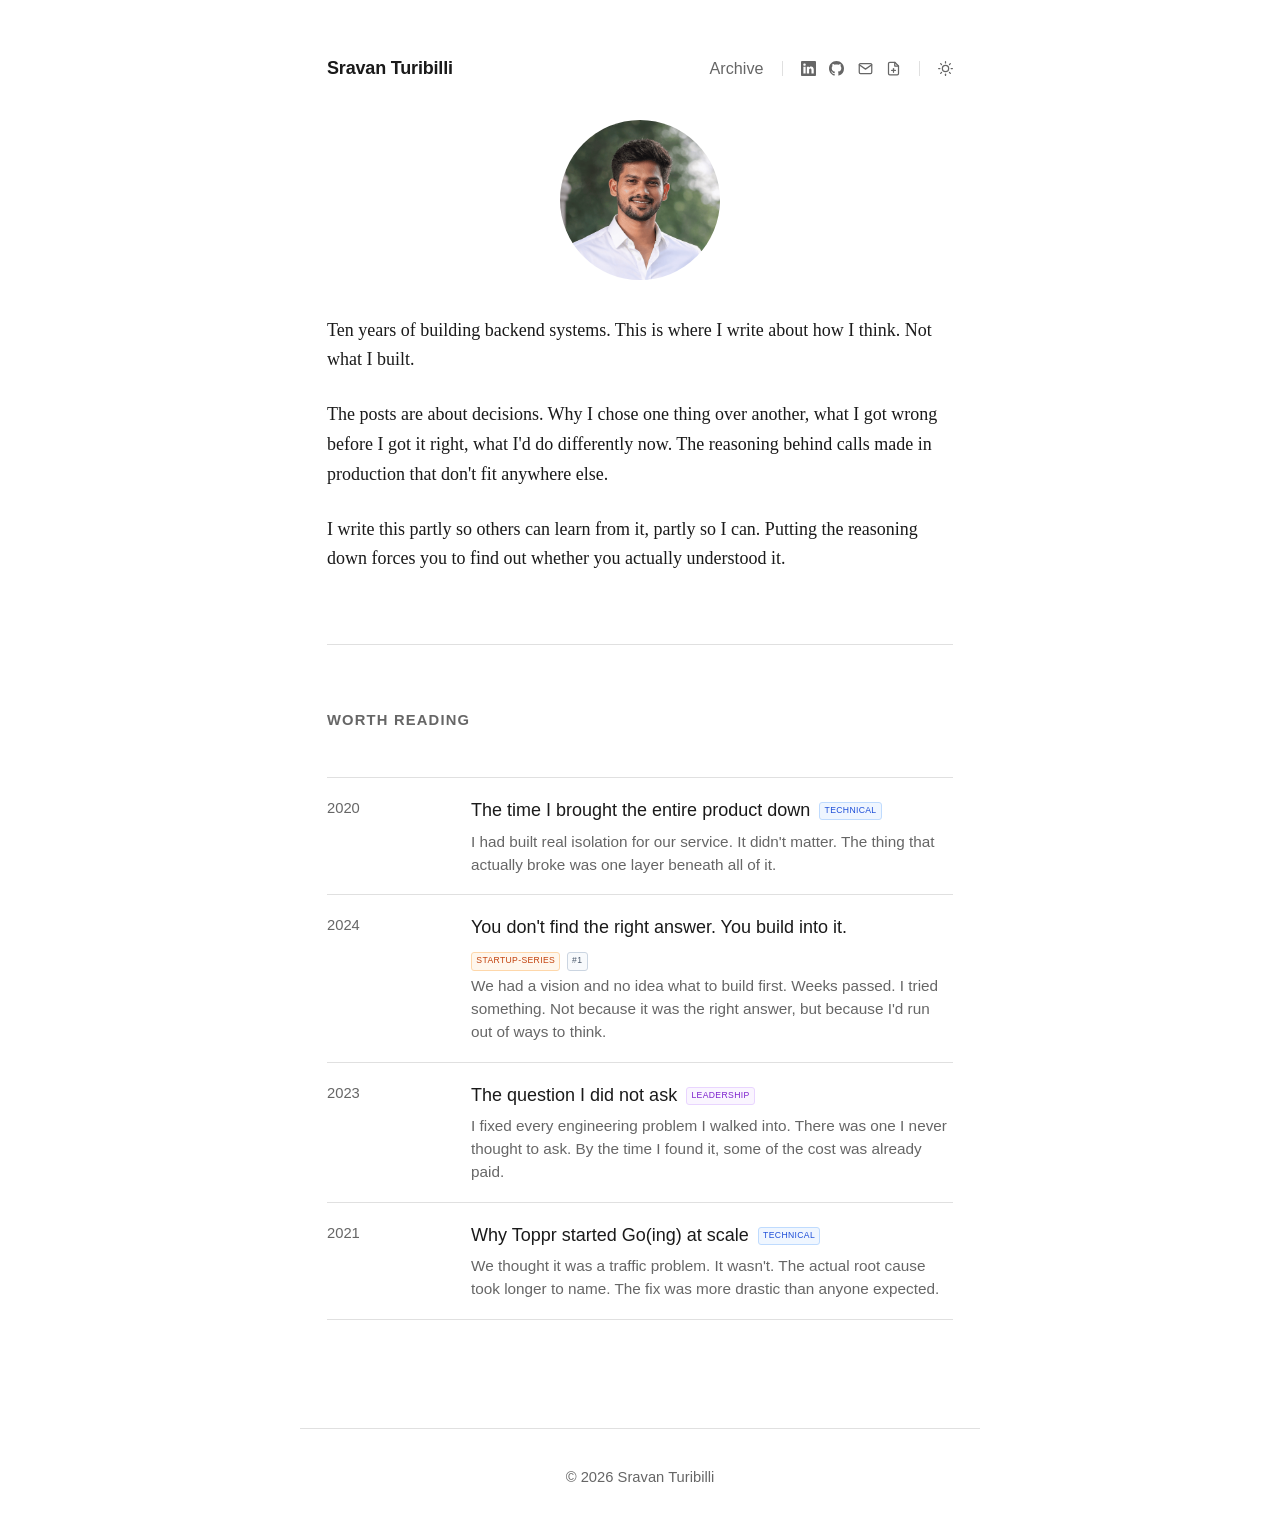
<file: index.html>
<!DOCTYPE html>
<html lang="en">
<head>
  <meta charset="UTF-8">
  <meta name="viewport" content="width=device-width, initial-scale=1.0">
  <title>Sravan Turibilli</title>
  <meta name="description" content="Backend engineer writing about systems, decisions, and what actually happened.">
  <link rel="stylesheet" href="/css/style.css">
  <script>document.documentElement.setAttribute('data-theme',localStorage.getItem('theme')||'light')</script>
  <link rel="canonical" href="https://sravanturbo.github.io/">
</head>
<body>

<script src="/js/header.js"></script>

<main>

  <div class="home-intro">

    <div class="profile">
      <img src="/images/avatar.jpg" alt="Sravan Turibilli" class="profile-photo">
    </div>

    <div class="prose">
      <p>
        Ten years of building backend systems. This is where I write about how I think. Not what I built.
      </p>
      <p>
        The posts are about decisions. Why I chose one thing over another, what I got wrong before I got it right, what I'd do differently now. The reasoning behind calls made in production that don't fit anywhere else.
      </p>
      <p>
        I write this partly so others can learn from it, partly so I can. Putting the reasoning down forces you to find out whether you actually understood it.
      </p>
    </div>

  </div>

  <p class="index-title">Worth reading</p>

  <ul class="post-list">

    <li>
      <span class="post-date">2020</span>
      <div class="post-item">
        <div class="post-title-row">
          <a class="post-link" href="/posts/the-time-i-brought-the-entire-product-down.html">The time I brought the entire product down</a>
          <div class="post-tags">
            <span class="post-tag" data-tag="technical">technical</span>
          </div>
        </div>
        <p class="post-hook">I had built real isolation for our service. It didn't matter. The thing that actually broke was one layer beneath all of it.</p>
      </div>
    </li>

    <li>
      <span class="post-date">2024</span>
      <div class="post-item">
        <div class="post-title-row">
          <a class="post-link" href="/posts/you-dont-find-the-right-answer.html">You don't find the right answer. You build into it.</a>
          <div class="post-tags">
            <span class="post-tag" data-tag="startup-series">startup-series</span>
            <span class="post-tag" data-tag="number">#1</span>
          </div>
        </div>
        <p class="post-hook">We had a vision and no idea what to build first. Weeks passed. I tried something. Not because it was the right answer, but because I'd run out of ways to think.</p>
      </div>
    </li>

    <li>
      <span class="post-date">2023</span>
      <div class="post-item">
        <div class="post-title-row">
          <a class="post-link" href="/posts/the-question-i-did-not-ask.html">The question I did not ask</a>
          <div class="post-tags">
            <span class="post-tag" data-tag="leadership">leadership</span>
          </div>
        </div>
        <p class="post-hook">I fixed every engineering problem I walked into. There was one I never thought to ask. By the time I found it, some of the cost was already paid.</p>
      </div>
    </li>

    <li>
      <span class="post-date">2021</span>
      <div class="post-item">
        <div class="post-title-row">
          <a class="post-link" href="/posts/why-toppr-started-going-at-scale.html">Why Toppr started Go(ing) at scale</a>
          <div class="post-tags">
            <span class="post-tag" data-tag="technical">technical</span>
          </div>
        </div>
        <p class="post-hook">We thought it was a traffic problem. It wasn't. The actual root cause took longer to name. The fix was more drastic than anyone expected.</p>
      </div>
    </li>

  </ul>

</main>

<script src="/js/footer.js"></script>

</body>
</html>
</file>
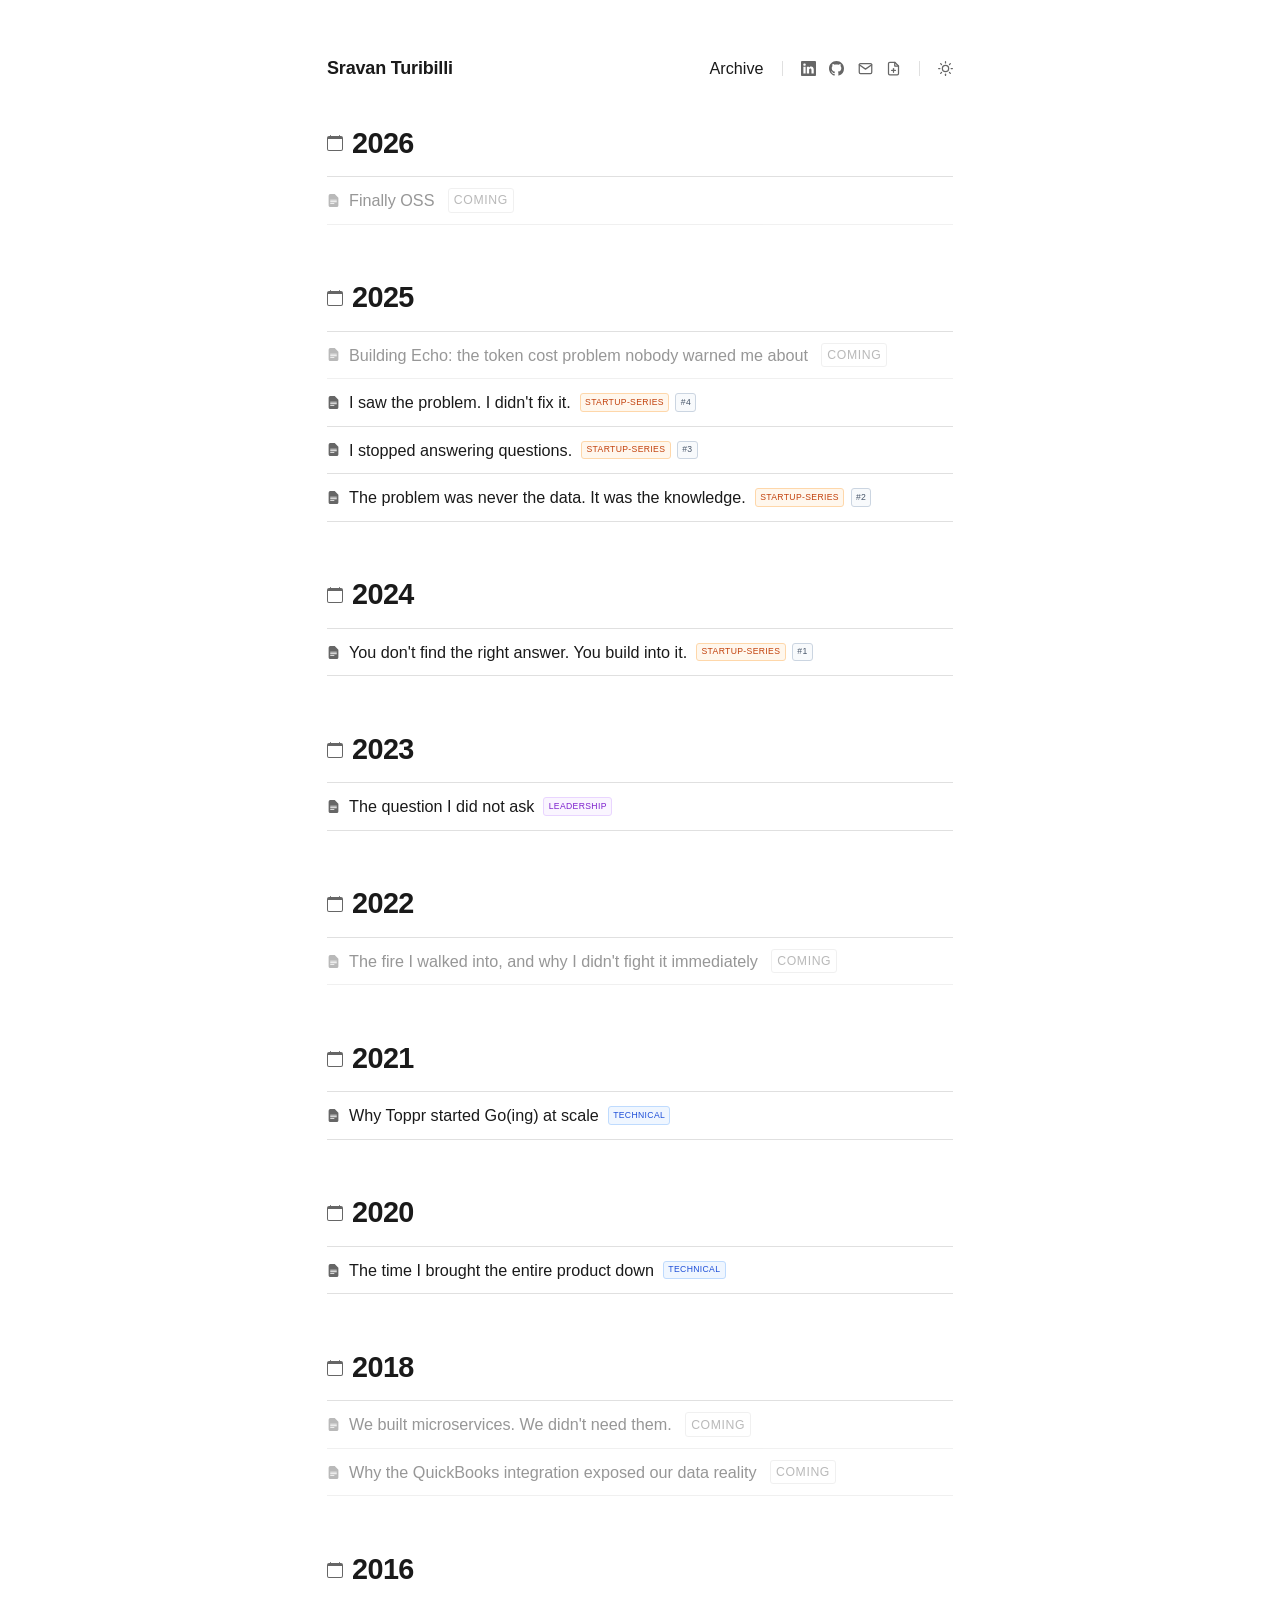
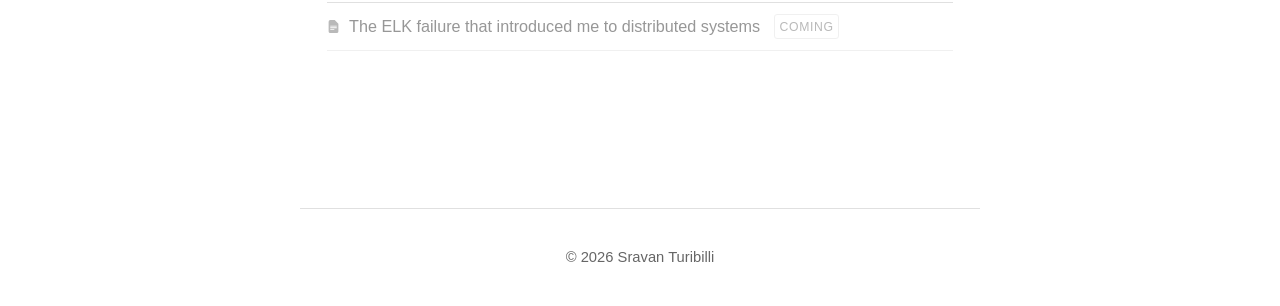
<file: archive.html>
<!DOCTYPE html>
<html lang="en">
<head>
  <meta charset="UTF-8">
  <meta name="viewport" content="width=device-width, initial-scale=1.0">
  <title>Archive — Sravan Turibilli</title>
  <meta name="description" content="All writing by Sravan Turibilli, organized by year.">
  <link rel="stylesheet" href="/css/style.css">
  <script>document.documentElement.setAttribute('data-theme',localStorage.getItem('theme')||'light')</script>
  <link rel="canonical" href="https://sravanturbo.github.io/archive.html">
</head>
<body>

<script src="/js/header.js"></script>

<main>

  <section class="archive-year-group">
    <h2 class="archive-year">
      <svg class="archive-year-icon" xmlns="http://www.w3.org/2000/svg" viewBox="0 0 16 16" fill="currentColor" aria-hidden="true"><path d="M3.5 0a.5.5 0 0 1 .5.5V1h8V.5a.5.5 0 0 1 1 0V1h1a2 2 0 0 1 2 2v11a2 2 0 0 1-2 2H2a2 2 0 0 1-2-2V3a2 2 0 0 1 2-2h1V.5a.5.5 0 0 1 .5-.5zM1 4v10a1 1 0 0 0 1 1h12a1 1 0 0 0 1-1V4H1z"/></svg>
      2026
    </h2>
    <ul class="archive-list">
      <li class="archive-item-coming">
        <div class="archive-item-title-row">
          <svg class="archive-icon" xmlns="http://www.w3.org/2000/svg" viewBox="0 0 16 16" fill="currentColor" aria-hidden="true"><path d="M4 0a2 2 0 0 0-2 2v12a2 2 0 0 0 2 2h8a2 2 0 0 0 2-2V4.5L9.5 0H4zm5 1.5V4H11.5L9 1.5zM4 7h8v1H4V7zm0 2h8v1H4V9zm0 2h5v1H4v-1z"/></svg>
          <span>Finally OSS</span>
          <span class="coming-tag">coming</span>
        </div>
      </li>
    </ul>
  </section>

  <section class="archive-year-group">
    <h2 class="archive-year">
      <svg class="archive-year-icon" xmlns="http://www.w3.org/2000/svg" viewBox="0 0 16 16" fill="currentColor" aria-hidden="true"><path d="M3.5 0a.5.5 0 0 1 .5.5V1h8V.5a.5.5 0 0 1 1 0V1h1a2 2 0 0 1 2 2v11a2 2 0 0 1-2 2H2a2 2 0 0 1-2-2V3a2 2 0 0 1 2-2h1V.5a.5.5 0 0 1 .5-.5zM1 4v10a1 1 0 0 0 1 1h12a1 1 0 0 0 1-1V4H1z"/></svg>
      2025
    </h2>
    <ul class="archive-list">
      <li class="archive-item-coming">
        <div class="archive-item-title-row">
          <svg class="archive-icon" xmlns="http://www.w3.org/2000/svg" viewBox="0 0 16 16" fill="currentColor" aria-hidden="true"><path d="M4 0a2 2 0 0 0-2 2v12a2 2 0 0 0 2 2h8a2 2 0 0 0 2-2V4.5L9.5 0H4zm5 1.5V4H11.5L9 1.5zM4 7h8v1H4V7zm0 2h8v1H4V9zm0 2h5v1H4v-1z"/></svg>
          <span>Building Echo: the token cost problem nobody warned me about</span>
          <span class="coming-tag">coming</span>
        </div>
      </li>
      <li>
        <div class="archive-item-title-row">
          <svg class="archive-icon" xmlns="http://www.w3.org/2000/svg" viewBox="0 0 16 16" fill="currentColor" aria-hidden="true"><path d="M4 0a2 2 0 0 0-2 2v12a2 2 0 0 0 2 2h8a2 2 0 0 0 2-2V4.5L9.5 0H4zm5 1.5V4H11.5L9 1.5zM4 7h8v1H4V7zm0 2h8v1H4V9zm0 2h5v1H4v-1z"/></svg>
          <a href="/posts/i-saw-the-problem-i-didnt-fix-it.html">I saw the problem. I didn't fix it.</a>
          <div class="post-tags">
            <span class="post-tag" data-tag="startup-series">startup-series</span>
            <span class="post-tag" data-tag="number">#4</span>
          </div>
        </div>
      </li>
      <li>
        <div class="archive-item-title-row">
          <svg class="archive-icon" xmlns="http://www.w3.org/2000/svg" viewBox="0 0 16 16" fill="currentColor" aria-hidden="true"><path d="M4 0a2 2 0 0 0-2 2v12a2 2 0 0 0 2 2h8a2 2 0 0 0 2-2V4.5L9.5 0H4zm5 1.5V4H11.5L9 1.5zM4 7h8v1H4V7zm0 2h8v1H4V9zm0 2h5v1H4v-1z"/></svg>
          <a href="/posts/i-stopped-answering-questions.html">I stopped answering questions.</a>
          <div class="post-tags">
            <span class="post-tag" data-tag="startup-series">startup-series</span>
            <span class="post-tag" data-tag="number">#3</span>
          </div>
        </div>
      </li>
      <li>
        <div class="archive-item-title-row">
          <svg class="archive-icon" xmlns="http://www.w3.org/2000/svg" viewBox="0 0 16 16" fill="currentColor" aria-hidden="true"><path d="M4 0a2 2 0 0 0-2 2v12a2 2 0 0 0 2 2h8a2 2 0 0 0 2-2V4.5L9.5 0H4zm5 1.5V4H11.5L9 1.5zM4 7h8v1H4V7zm0 2h8v1H4V9zm0 2h5v1H4v-1z"/></svg>
          <a href="/posts/the-problem-was-never-the-data.html">The problem was never the data. It was the knowledge.</a>
          <div class="post-tags">
            <span class="post-tag" data-tag="startup-series">startup-series</span>
            <span class="post-tag" data-tag="number">#2</span>
          </div>
        </div>
      </li>
    </ul>
  </section>

  <section class="archive-year-group">
    <h2 class="archive-year">
      <svg class="archive-year-icon" xmlns="http://www.w3.org/2000/svg" viewBox="0 0 16 16" fill="currentColor" aria-hidden="true"><path d="M3.5 0a.5.5 0 0 1 .5.5V1h8V.5a.5.5 0 0 1 1 0V1h1a2 2 0 0 1 2 2v11a2 2 0 0 1-2 2H2a2 2 0 0 1-2-2V3a2 2 0 0 1 2-2h1V.5a.5.5 0 0 1 .5-.5zM1 4v10a1 1 0 0 0 1 1h12a1 1 0 0 0 1-1V4H1z"/></svg>
      2024
    </h2>
    <ul class="archive-list">
      <li>
        <div class="archive-item-title-row">
          <svg class="archive-icon" xmlns="http://www.w3.org/2000/svg" viewBox="0 0 16 16" fill="currentColor" aria-hidden="true"><path d="M4 0a2 2 0 0 0-2 2v12a2 2 0 0 0 2 2h8a2 2 0 0 0 2-2V4.5L9.5 0H4zm5 1.5V4H11.5L9 1.5zM4 7h8v1H4V7zm0 2h8v1H4V9zm0 2h5v1H4v-1z"/></svg>
          <a href="/posts/you-dont-find-the-right-answer.html">You don't find the right answer. You build into it.</a>
          <div class="post-tags">
            <span class="post-tag" data-tag="startup-series">startup-series</span>
            <span class="post-tag" data-tag="number">#1</span>
          </div>
        </div>
      </li>
    </ul>
  </section>

  <section class="archive-year-group">
    <h2 class="archive-year">
      <svg class="archive-year-icon" xmlns="http://www.w3.org/2000/svg" viewBox="0 0 16 16" fill="currentColor" aria-hidden="true"><path d="M3.5 0a.5.5 0 0 1 .5.5V1h8V.5a.5.5 0 0 1 1 0V1h1a2 2 0 0 1 2 2v11a2 2 0 0 1-2 2H2a2 2 0 0 1-2-2V3a2 2 0 0 1 2-2h1V.5a.5.5 0 0 1 .5-.5zM1 4v10a1 1 0 0 0 1 1h12a1 1 0 0 0 1-1V4H1z"/></svg>
      2023
    </h2>
    <ul class="archive-list">
      <li>
        <div class="archive-item-title-row">
          <svg class="archive-icon" xmlns="http://www.w3.org/2000/svg" viewBox="0 0 16 16" fill="currentColor" aria-hidden="true"><path d="M4 0a2 2 0 0 0-2 2v12a2 2 0 0 0 2 2h8a2 2 0 0 0 2-2V4.5L9.5 0H4zm5 1.5V4H11.5L9 1.5zM4 7h8v1H4V7zm0 2h8v1H4V9zm0 2h5v1H4v-1z"/></svg>
          <a href="/posts/the-question-i-did-not-ask.html">The question I did not ask</a>
          <div class="post-tags">
            <span class="post-tag" data-tag="leadership">leadership</span>
          </div>
        </div>
      </li>
    </ul>
  </section>

  <section class="archive-year-group">
    <h2 class="archive-year">
      <svg class="archive-year-icon" xmlns="http://www.w3.org/2000/svg" viewBox="0 0 16 16" fill="currentColor" aria-hidden="true"><path d="M3.5 0a.5.5 0 0 1 .5.5V1h8V.5a.5.5 0 0 1 1 0V1h1a2 2 0 0 1 2 2v11a2 2 0 0 1-2 2H2a2 2 0 0 1-2-2V3a2 2 0 0 1 2-2h1V.5a.5.5 0 0 1 .5-.5zM1 4v10a1 1 0 0 0 1 1h12a1 1 0 0 0 1-1V4H1z"/></svg>
      2022
    </h2>
    <ul class="archive-list">
      <li class="archive-item-coming">
        <div class="archive-item-title-row">
          <svg class="archive-icon" xmlns="http://www.w3.org/2000/svg" viewBox="0 0 16 16" fill="currentColor" aria-hidden="true"><path d="M4 0a2 2 0 0 0-2 2v12a2 2 0 0 0 2 2h8a2 2 0 0 0 2-2V4.5L9.5 0H4zm5 1.5V4H11.5L9 1.5zM4 7h8v1H4V7zm0 2h8v1H4V9zm0 2h5v1H4v-1z"/></svg>
          <span>The fire I walked into, and why I didn't fight it immediately</span>
          <span class="coming-tag">coming</span>
        </div>
      </li>
    </ul>
  </section>

  <section class="archive-year-group">
    <h2 class="archive-year">
      <svg class="archive-year-icon" xmlns="http://www.w3.org/2000/svg" viewBox="0 0 16 16" fill="currentColor" aria-hidden="true"><path d="M3.5 0a.5.5 0 0 1 .5.5V1h8V.5a.5.5 0 0 1 1 0V1h1a2 2 0 0 1 2 2v11a2 2 0 0 1-2 2H2a2 2 0 0 1-2-2V3a2 2 0 0 1 2-2h1V.5a.5.5 0 0 1 .5-.5zM1 4v10a1 1 0 0 0 1 1h12a1 1 0 0 0 1-1V4H1z"/></svg>
      2021
    </h2>
    <ul class="archive-list">
      <li>
        <div class="archive-item-title-row">
          <svg class="archive-icon" xmlns="http://www.w3.org/2000/svg" viewBox="0 0 16 16" fill="currentColor" aria-hidden="true"><path d="M4 0a2 2 0 0 0-2 2v12a2 2 0 0 0 2 2h8a2 2 0 0 0 2-2V4.5L9.5 0H4zm5 1.5V4H11.5L9 1.5zM4 7h8v1H4V7zm0 2h8v1H4V9zm0 2h5v1H4v-1z"/></svg>
          <a href="/posts/why-toppr-started-going-at-scale.html">Why Toppr started Go(ing) at scale</a>
          <div class="post-tags">
            <span class="post-tag" data-tag="technical">technical</span>
          </div>
        </div>
      </li>
    </ul>
  </section>

  <section class="archive-year-group">
    <h2 class="archive-year">
      <svg class="archive-year-icon" xmlns="http://www.w3.org/2000/svg" viewBox="0 0 16 16" fill="currentColor" aria-hidden="true"><path d="M3.5 0a.5.5 0 0 1 .5.5V1h8V.5a.5.5 0 0 1 1 0V1h1a2 2 0 0 1 2 2v11a2 2 0 0 1-2 2H2a2 2 0 0 1-2-2V3a2 2 0 0 1 2-2h1V.5a.5.5 0 0 1 .5-.5zM1 4v10a1 1 0 0 0 1 1h12a1 1 0 0 0 1-1V4H1z"/></svg>
      2020
    </h2>
    <ul class="archive-list">
      <li>
        <div class="archive-item-title-row">
          <svg class="archive-icon" xmlns="http://www.w3.org/2000/svg" viewBox="0 0 16 16" fill="currentColor" aria-hidden="true"><path d="M4 0a2 2 0 0 0-2 2v12a2 2 0 0 0 2 2h8a2 2 0 0 0 2-2V4.5L9.5 0H4zm5 1.5V4H11.5L9 1.5zM4 7h8v1H4V7zm0 2h8v1H4V9zm0 2h5v1H4v-1z"/></svg>
          <a href="/posts/the-time-i-brought-the-entire-product-down.html">The time I brought the entire product down</a>
          <div class="post-tags">
            <span class="post-tag" data-tag="technical">technical</span>
          </div>
        </div>
      </li>
    </ul>
  </section>

  <section class="archive-year-group">
    <h2 class="archive-year">
      <svg class="archive-year-icon" xmlns="http://www.w3.org/2000/svg" viewBox="0 0 16 16" fill="currentColor" aria-hidden="true"><path d="M3.5 0a.5.5 0 0 1 .5.5V1h8V.5a.5.5 0 0 1 1 0V1h1a2 2 0 0 1 2 2v11a2 2 0 0 1-2 2H2a2 2 0 0 1-2-2V3a2 2 0 0 1 2-2h1V.5a.5.5 0 0 1 .5-.5zM1 4v10a1 1 0 0 0 1 1h12a1 1 0 0 0 1-1V4H1z"/></svg>
      2018
    </h2>
    <ul class="archive-list">
      <li class="archive-item-coming">
        <div class="archive-item-title-row">
          <svg class="archive-icon" xmlns="http://www.w3.org/2000/svg" viewBox="0 0 16 16" fill="currentColor" aria-hidden="true"><path d="M4 0a2 2 0 0 0-2 2v12a2 2 0 0 0 2 2h8a2 2 0 0 0 2-2V4.5L9.5 0H4zm5 1.5V4H11.5L9 1.5zM4 7h8v1H4V7zm0 2h8v1H4V9zm0 2h5v1H4v-1z"/></svg>
          <span>We built microservices. We didn't need them.</span>
          <span class="coming-tag">coming</span>
        </div>
      </li>
      <li class="archive-item-coming">
        <div class="archive-item-title-row">
          <svg class="archive-icon" xmlns="http://www.w3.org/2000/svg" viewBox="0 0 16 16" fill="currentColor" aria-hidden="true"><path d="M4 0a2 2 0 0 0-2 2v12a2 2 0 0 0 2 2h8a2 2 0 0 0 2-2V4.5L9.5 0H4zm5 1.5V4H11.5L9 1.5zM4 7h8v1H4V7zm0 2h8v1H4V9zm0 2h5v1H4v-1z"/></svg>
          <span>Why the QuickBooks integration exposed our data reality</span>
          <span class="coming-tag">coming</span>
        </div>
      </li>
    </ul>
  </section>

  <section class="archive-year-group">
    <h2 class="archive-year">
      <svg class="archive-year-icon" xmlns="http://www.w3.org/2000/svg" viewBox="0 0 16 16" fill="currentColor" aria-hidden="true"><path d="M3.5 0a.5.5 0 0 1 .5.5V1h8V.5a.5.5 0 0 1 1 0V1h1a2 2 0 0 1 2 2v11a2 2 0 0 1-2 2H2a2 2 0 0 1-2-2V3a2 2 0 0 1 2-2h1V.5a.5.5 0 0 1 .5-.5zM1 4v10a1 1 0 0 0 1 1h12a1 1 0 0 0 1-1V4H1z"/></svg>
      2016
    </h2>
    <ul class="archive-list">
      <li class="archive-item-coming">
        <div class="archive-item-title-row">
          <svg class="archive-icon" xmlns="http://www.w3.org/2000/svg" viewBox="0 0 16 16" fill="currentColor" aria-hidden="true"><path d="M4 0a2 2 0 0 0-2 2v12a2 2 0 0 0 2 2h8a2 2 0 0 0 2-2V4.5L9.5 0H4zm5 1.5V4H11.5L9 1.5zM4 7h8v1H4V7zm0 2h8v1H4V9zm0 2h5v1H4v-1z"/></svg>
          <span>The ELK failure that introduced me to distributed systems</span>
          <span class="coming-tag">coming</span>
        </div>
      </li>
    </ul>
  </section>

</main>

<script src="/js/footer.js"></script>

</body>
</html>
</file>
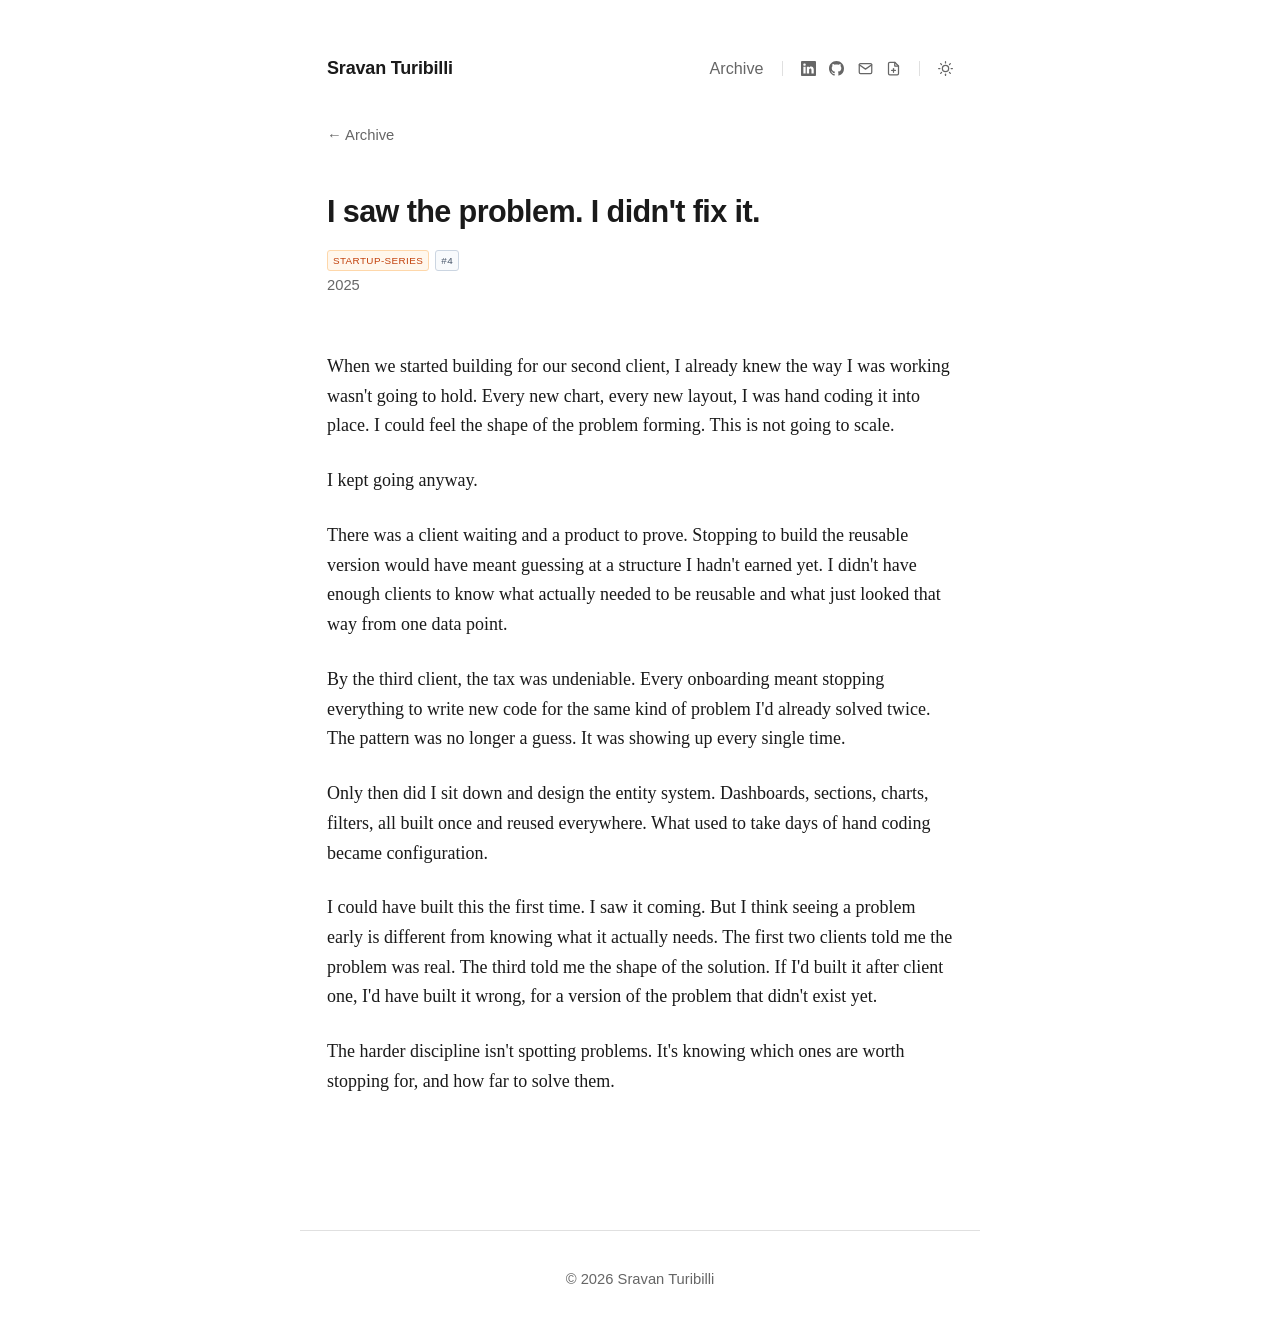
<file: posts/i-saw-the-problem-i-didnt-fix-it.html>
<!DOCTYPE html>
<html lang="en">
<head>
  <meta charset="UTF-8">
  <meta name="viewport" content="width=device-width, initial-scale=1.0">
  <title>I saw the problem. I didn't fix it.</title>
  <meta name="description" content="Seeing a problem early doesn't mean you have to fix it early. A problem nobody feels yet is still a guess about how it should be solved.">
  <link rel="stylesheet" href="/css/style.css">
  <script>document.documentElement.setAttribute('data-theme',localStorage.getItem('theme')||'light')</script>
  <link rel="canonical" href="https://sravanturbo.github.io/posts/i-saw-the-problem-i-didnt-fix-it.html">
</head>
<body>

<script src="/js/header.js"></script>

<main>
  <a class="back" href="/archive.html">Archive</a>

  <div class="post-header">
    <h1>I saw the problem. I didn't fix it.</h1>
    <p class="post-hook" hidden>Seeing a problem early doesn't mean you have to fix it early. A problem nobody feels yet is still a guess about how it should be solved.</p>
    <div class="post-tags">
      <span class="post-tag" data-tag="startup-series">startup-series</span>
      <span class="post-tag" data-tag="number">#4</span>
    </div>
    <div class="post-meta">
      <span>2025</span>
    </div>
  </div>

  <div class="prose">

    <p>
      When we started building for our second client, I already knew the way I was working wasn't going to hold. Every new chart, every new layout, I was hand coding it into place. I could feel the shape of the problem forming. This is not going to scale.
    </p>
    
    <p>
      I kept going anyway.
    </p>
    
    <p>
      There was a client waiting and a product to prove. Stopping to build the reusable version would have meant guessing at a structure I hadn't earned yet. I didn't have enough clients to know what actually needed to be reusable and what just looked that way from one data point.
    </p>
    
    <p>
      By the third client, the tax was undeniable. Every onboarding meant stopping everything to write new code for the same kind of problem I'd already solved twice. The pattern was no longer a guess. It was showing up every single time.
    </p>
    
    <p>
      Only then did I sit down and design the entity system. Dashboards, sections, charts, filters, all built once and reused everywhere. What used to take days of hand coding became configuration.
    </p>
    
    <p>
      I could have built this the first time. I saw it coming. But I think seeing a problem early is different from knowing what it actually needs. The first two clients told me the problem was real. The third told me the shape of the solution. If I'd built it after client one, I'd have built it wrong, for a version of the problem that didn't exist yet.
    </p>
    
    <p>
      The harder discipline isn't spotting problems. It's knowing which ones are worth stopping for, and how far to solve them.
    </p>
  </div>
</main>

<script src="/js/footer.js"></script>

</body>
</html>
</file>
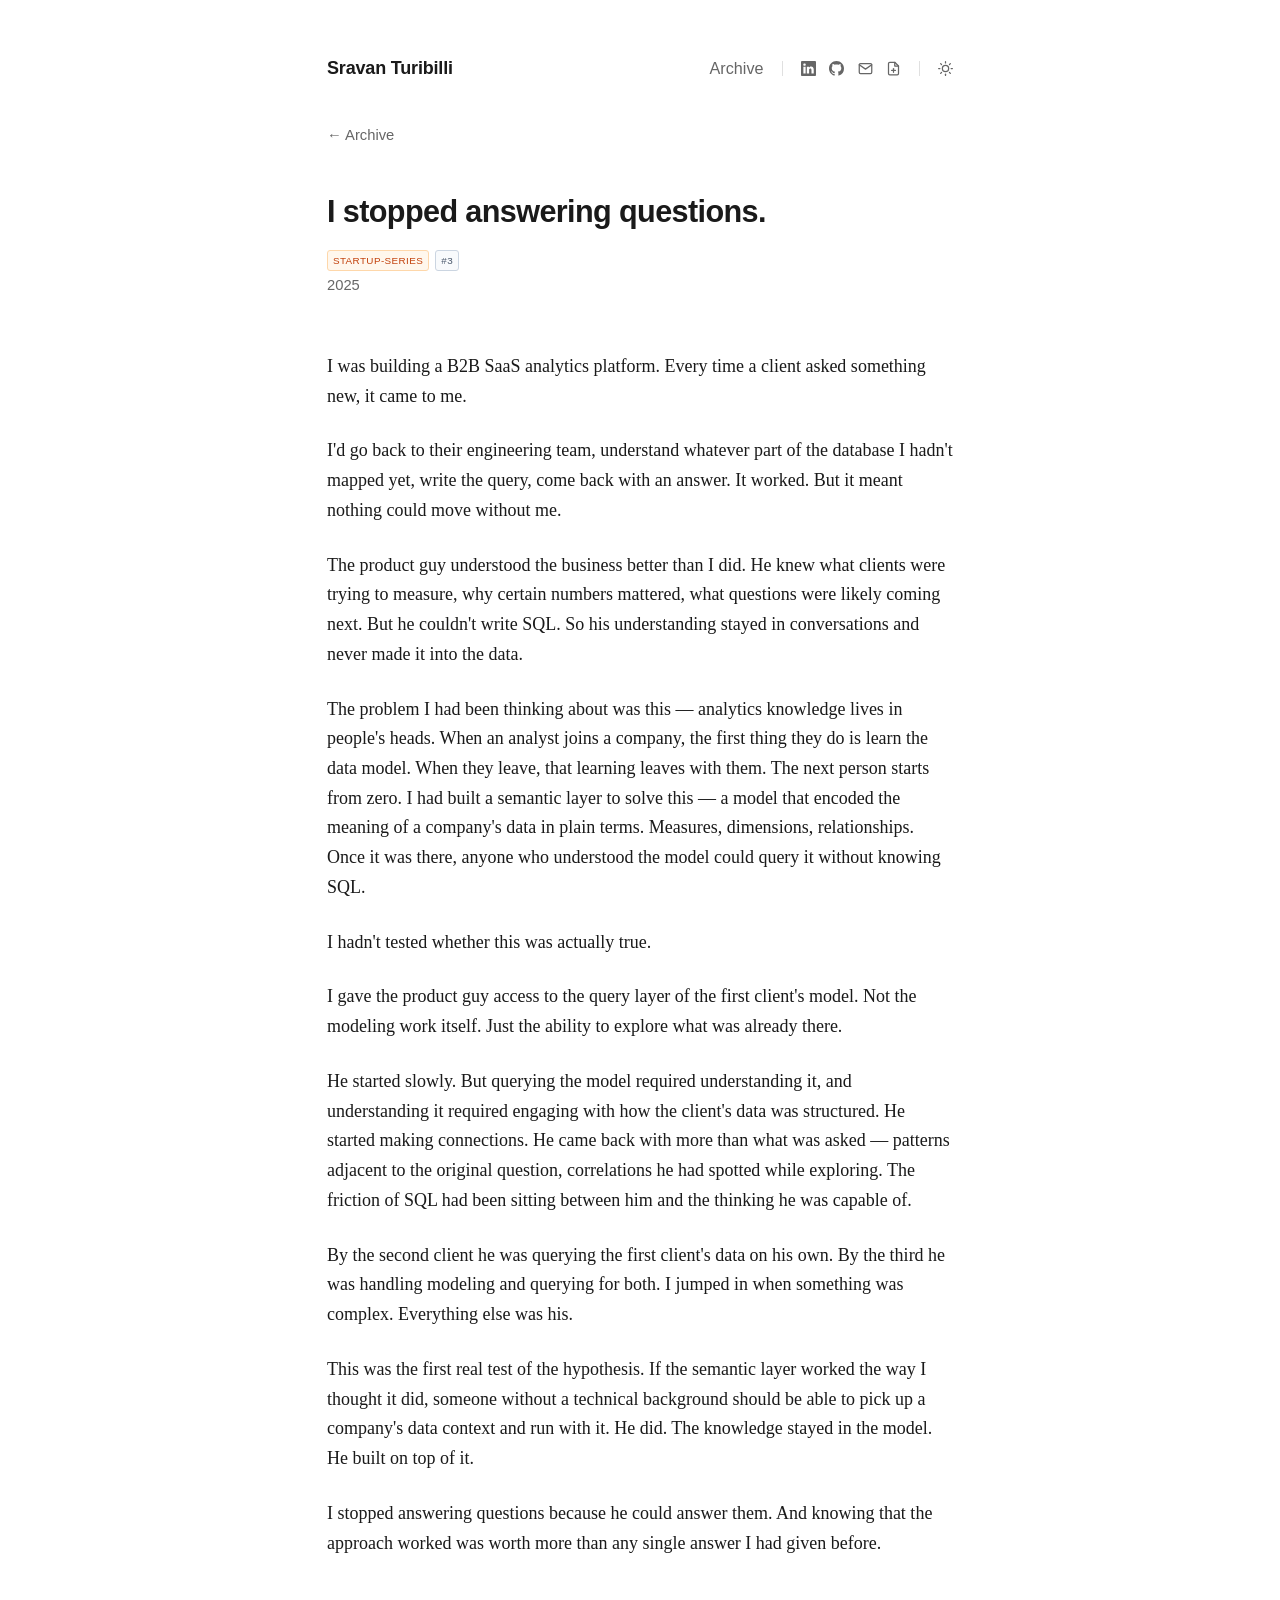
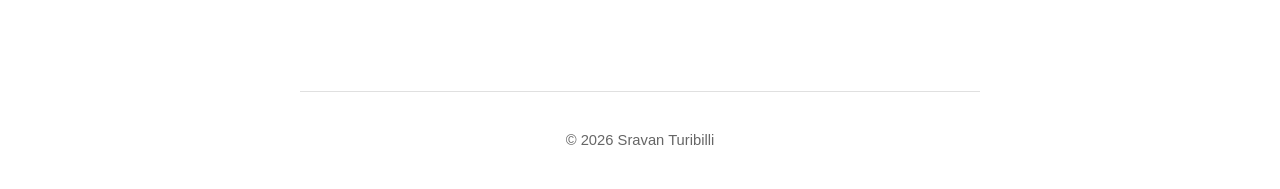
<file: posts/i-stopped-answering-questions.html>
<!DOCTYPE html>
<html lang="en">
<head>
  <meta charset="UTF-8">
  <meta name="viewport" content="width=device-width, initial-scale=1.0">
  <title>I stopped answering questions.</title>
  <meta name="description" content="Giving the product guy access to the semantic layer didn't just preserve knowledge — it put both of us in the right place.">
  <link rel="stylesheet" href="/css/style.css">
  <script>document.documentElement.setAttribute('data-theme',localStorage.getItem('theme')||'light')</script>
  <link rel="canonical" href="https://sravanturbo.github.io/posts/i-stopped-answering-questions.html">
</head>
<body>

<script src="/js/header.js"></script>

<main>
  <a class="back" href="/archive.html">Archive</a>

  <div class="post-header">
    <h1>I stopped answering questions.</h1>
    <p class="post-hook" hidden>Every client question came to me, and only to me. I decided to give someone with no SQL background access to all of it — and see what happened.</p>
    <div class="post-tags">
      <span class="post-tag" data-tag="startup-series">startup-series</span>
      <span class="post-tag" data-tag="number">#3</span>
    </div>
    <div class="post-meta">
      <span>2025</span>
    </div>
  </div>

  <div class="prose">

    <p>
      I was building a B2B SaaS analytics platform. Every time a client asked something new, it came to me.
    </p>

    <p>
      I'd go back to their engineering team, understand whatever part of the database I hadn't mapped yet, write the query, come back with an answer. It worked. But it meant nothing could move without me.
    </p>

    <p>
      The product guy understood the business better than I did. He knew what clients were trying to measure, why certain numbers mattered, what questions were likely coming next. But he couldn't write SQL. So his understanding stayed in conversations and never made it into the data.
    </p>

    <p>
      The problem I had been thinking about was this — analytics knowledge lives in people's heads. When an analyst joins a company, the first thing they do is learn the data model. When they leave, that learning leaves with them. The next person starts from zero. I had built a semantic layer to solve this — a model that encoded the meaning of a company's data in plain terms. Measures, dimensions, relationships. Once it was there, anyone who understood the model could query it without knowing SQL.
    </p>

    <p>
      I hadn't tested whether this was actually true.
    </p>

    <p>
      I gave the product guy access to the query layer of the first client's model. Not the modeling work itself. Just the ability to explore what was already there.
    </p>

    <p>
      He started slowly. But querying the model required understanding it, and understanding it required engaging with how the client's data was structured. He started making connections. He came back with more than what was asked — patterns adjacent to the original question, correlations he had spotted while exploring. The friction of SQL had been sitting between him and the thinking he was capable of.
    </p>

    <p>
      By the second client he was querying the first client's data on his own. By the third he was handling modeling and querying for both. I jumped in when something was complex. Everything else was his.
    </p>

    <p>
      This was the first real test of the hypothesis. If the semantic layer worked the way I thought it did, someone without a technical background should be able to pick up a company's data context and run with it. He did. The knowledge stayed in the model. He built on top of it.
    </p>

    <p>
      I stopped answering questions because he could answer them. And knowing that the approach worked was worth more than any single answer I had given before.
    </p>

  </div>
</main>

<script src="/js/footer.js"></script>

</body>
</html>
</file>
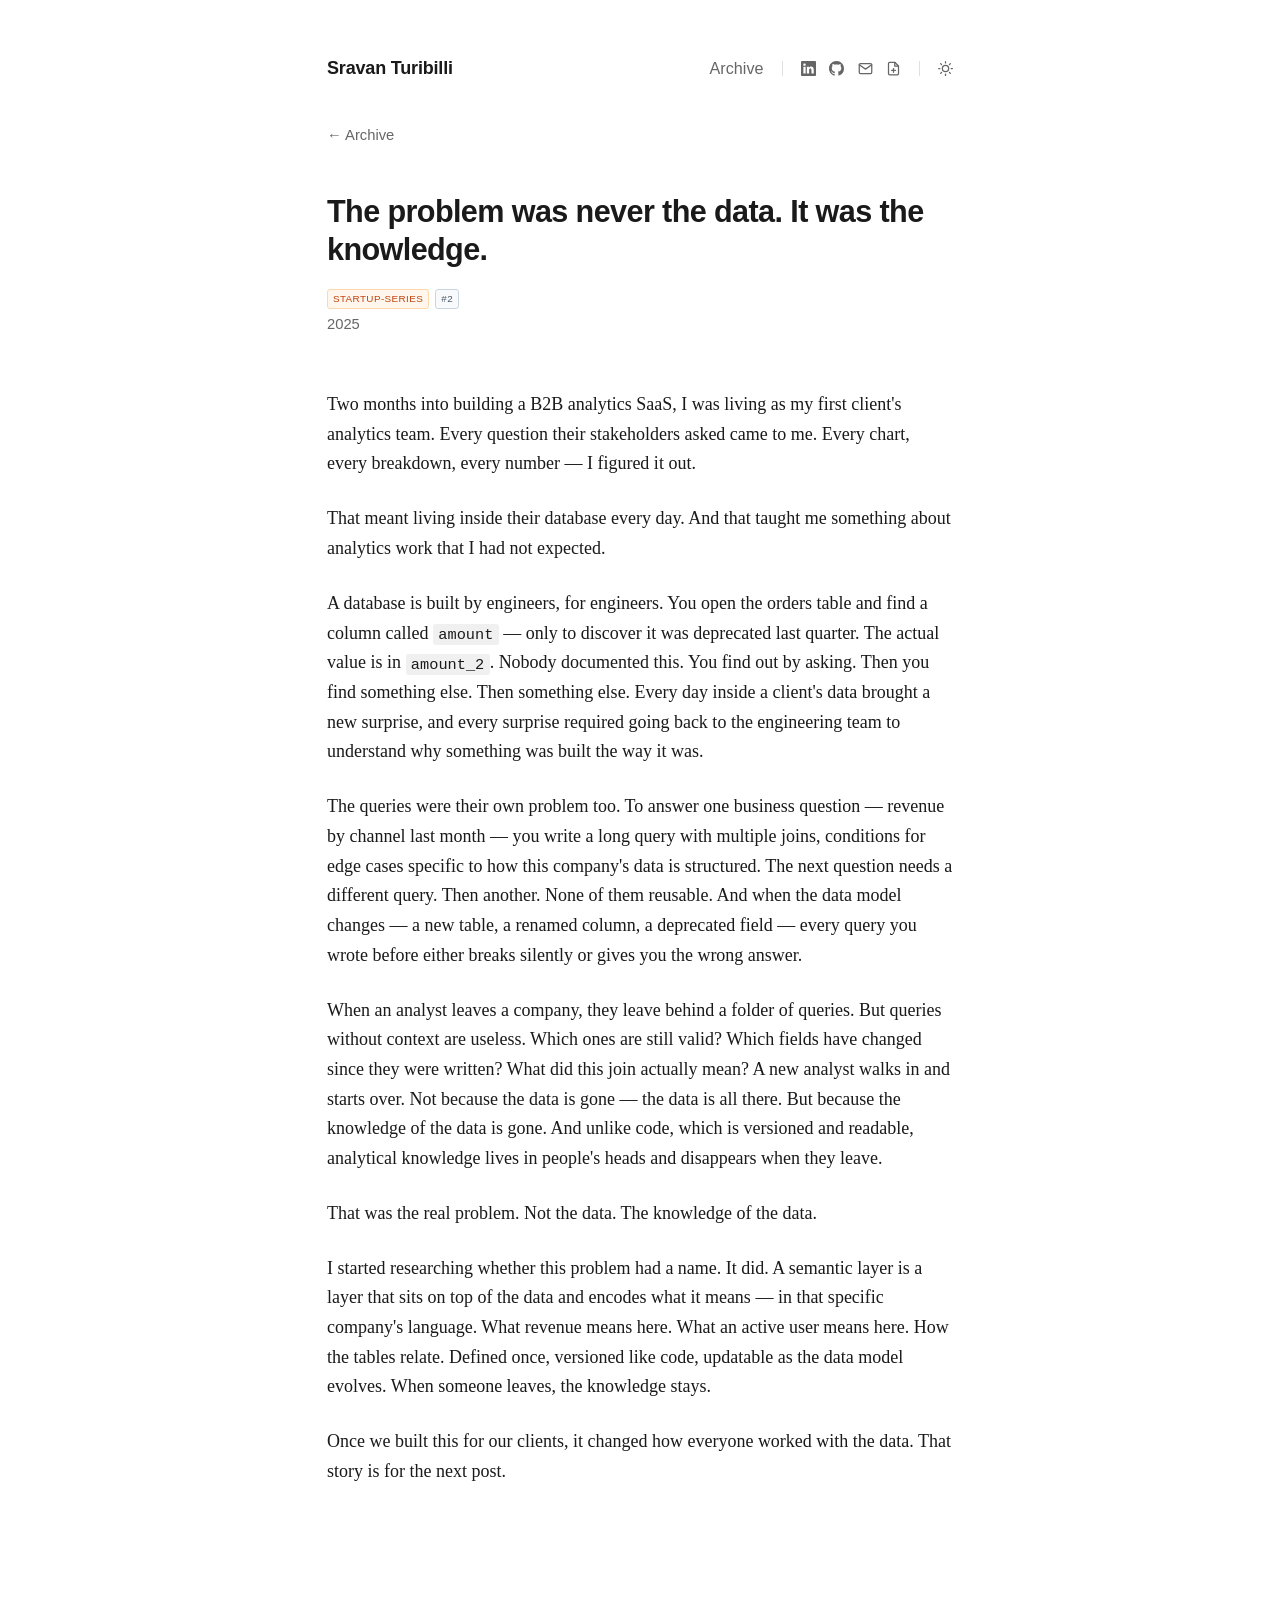
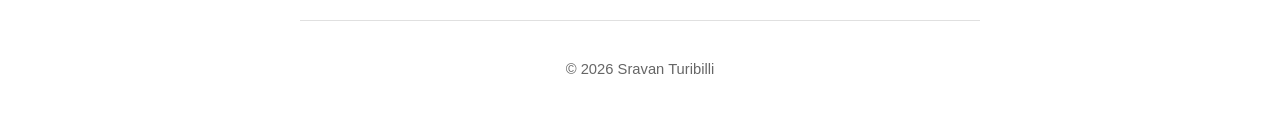
<file: posts/the-problem-was-never-the-data.html>
<!DOCTYPE html>
<html lang="en">
<head>
  <meta charset="UTF-8">
  <meta name="viewport" content="width=device-width, initial-scale=1.0">
  <title>The problem was never the data. It was the knowledge.</title>
  <meta name="description" content="A database is built by engineers, for engineers. Living inside a client's data every day taught me something about analytics work I hadn't expected.">
  <link rel="stylesheet" href="/css/style.css">
  <script>document.documentElement.setAttribute('data-theme',localStorage.getItem('theme')||'light')</script>
  <link rel="canonical" href="https://sravanturbo.github.io/posts/the-problem-was-never-the-data.html">
</head>
<body>

<script src="/js/header.js"></script>

<main>
  <a class="back" href="/archive.html">Archive</a>

  <div class="post-header">
    <h1>The problem was never the data. It was the knowledge.</h1>
    <p class="post-hook" hidden>I opened a column called <code>amount</code>. The actual value was in <code>amount_2</code>. Nobody had documented this. That was just day one.</p>
    <div class="post-tags">
      <span class="post-tag" data-tag="startup-series">startup-series</span>
      <span class="post-tag" data-tag="number">#2</span>
    </div>
    <div class="post-meta">
      <span>2025</span>
    </div>
  </div>

  <div class="prose">

    <p>
      Two months into building a B2B analytics SaaS, I was living as my first client's analytics team. Every question their stakeholders asked came to me. Every chart, every breakdown, every number — I figured it out.
    </p>

    <p>
      That meant living inside their database every day. And that taught me something about analytics work that I had not expected.
    </p>

    <p>
      A database is built by engineers, for engineers. You open the orders table and find a column called <code>amount</code> — only to discover it was deprecated last quarter. The actual value is in <code>amount_2</code>. Nobody documented this. You find out by asking. Then you find something else. Then something else. Every day inside a client's data brought a new surprise, and every surprise required going back to the engineering team to understand why something was built the way it was.
    </p>

    <p>
      The queries were their own problem too. To answer one business question — revenue by channel last month — you write a long query with multiple joins, conditions for edge cases specific to how this company's data is structured. The next question needs a different query. Then another. None of them reusable. And when the data model changes — a new table, a renamed column, a deprecated field — every query you wrote before either breaks silently or gives you the wrong answer.
    </p>

    <p>
      When an analyst leaves a company, they leave behind a folder of queries. But queries without context are useless. Which ones are still valid? Which fields have changed since they were written? What did this join actually mean? A new analyst walks in and starts over. Not because the data is gone — the data is all there. But because the knowledge of the data is gone. And unlike code, which is versioned and readable, analytical knowledge lives in people's heads and disappears when they leave.
    </p>

    <p>
      That was the real problem. Not the data. The knowledge of the data.
    </p>

    <p>
      I started researching whether this problem had a name. It did. A semantic layer is a layer that sits on top of the data and encodes what it means — in that specific company's language. What revenue means here. What an active user means here. How the tables relate. Defined once, versioned like code, updatable as the data model evolves. When someone leaves, the knowledge stays.
    </p>

    <p>
      Once we built this for our clients, it changed how everyone worked with the data. That story is for the next post.
    </p>

  </div>
</main>

<script src="/js/footer.js"></script>

</body>
</html>
</file>
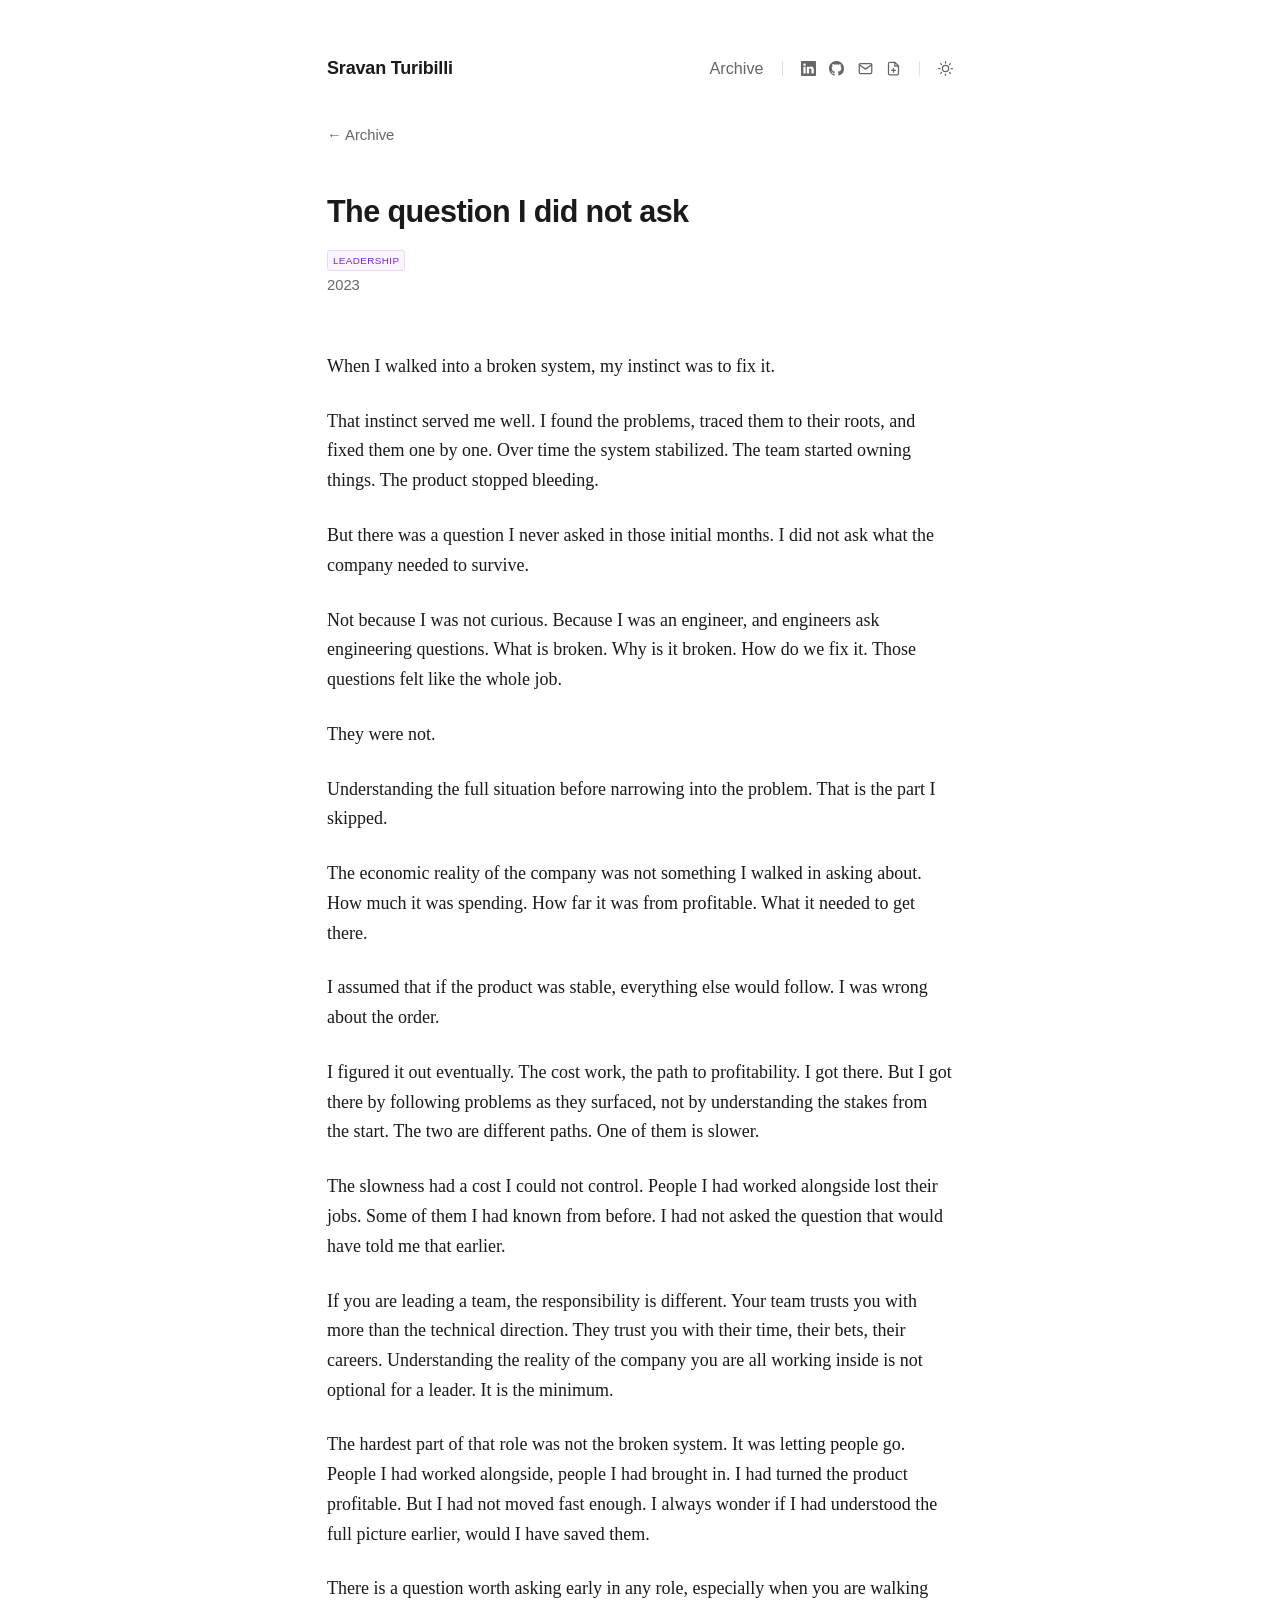
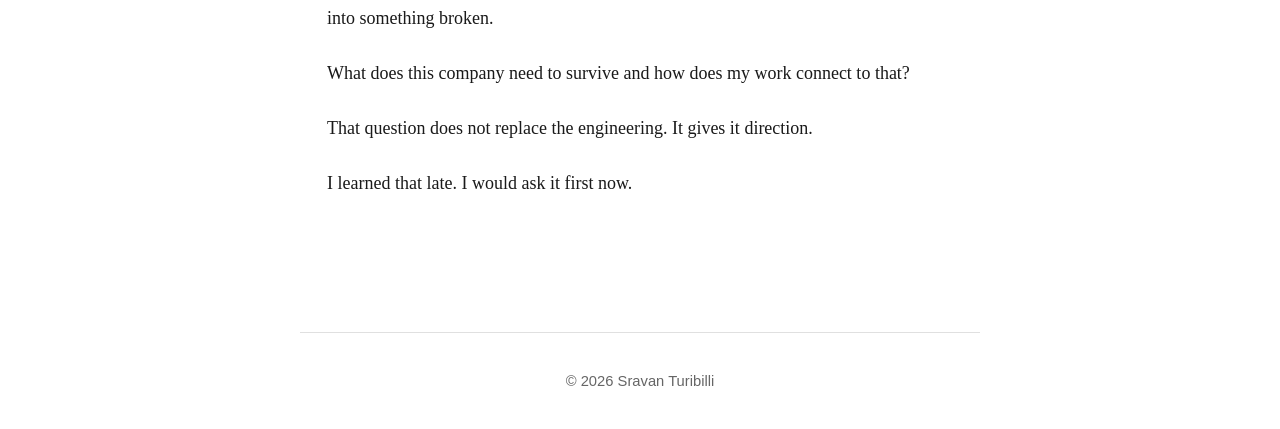
<file: posts/the-question-i-did-not-ask.html>
<!DOCTYPE html>
<html lang="en">
<head>
  <meta charset="UTF-8">
  <meta name="viewport" content="width=device-width, initial-scale=1.0">
  <title>The question I did not ask</title>
  <meta name="description" content="When I walked into a broken system, I asked every engineering question. There was one I skipped — and it cost more than I realized.">
  <link rel="stylesheet" href="/css/style.css">
  <script>document.documentElement.setAttribute('data-theme',localStorage.getItem('theme')||'light')</script>
  <link rel="canonical" href="https://sravanturbo.github.io/posts/the-question-i-did-not-ask.html">
</head>
<body>

<script src="/js/header.js"></script>

<main>
  <a class="back" href="/archive.html">Archive</a>

  <div class="post-header">
    <h1>The question I did not ask</h1>
    <p class="post-hook" hidden>I fixed every engineering problem I walked into. There was one I never thought to ask — and by the time I found it, some of the cost was already paid.</p>
    <div class="post-tags">
      <span class="post-tag" data-tag="leadership">leadership</span>
    </div>
    <div class="post-meta">
      <span>2023</span>
    </div>
  </div>

  <div class="prose">

    <p>
      When I walked into a broken system, my instinct was to fix it.
    </p>

    <p>
      That instinct served me well. I found the problems, traced them to their roots, and fixed them one by one. Over time the system stabilized. The team started owning things. The product stopped bleeding.
    </p>

    <p>
      But there was a question I never asked in those initial months. I did not ask what the company needed to survive.
    </p>

    <p>
      Not because I was not curious. Because I was an engineer, and engineers ask engineering questions. What is broken. Why is it broken. How do we fix it. Those questions felt like the whole job.
    </p>

    <p>
      They were not.
    </p>

    <p>
      Understanding the full situation before narrowing into the problem. That is the part I skipped.
    </p>

    <p>
      The economic reality of the company was not something I walked in asking about. How much it was spending. How far it was from profitable. What it needed to get there.
    </p>

    <p>
      I assumed that if the product was stable, everything else would follow. I was wrong about the order.
    </p>

    <p>
      I figured it out eventually. The cost work, the path to profitability. I got there. But I got there by following problems as they surfaced, not by understanding the stakes from the start. The two are different paths. One of them is slower.
    </p>

    <p>
      The slowness had a cost I could not control. People I had worked alongside lost their jobs. Some of them I had known from before. I had not asked the question that would have told me that earlier.
    </p>

    <p>
      If you are leading a team, the responsibility is different. Your team trusts you with more than the technical direction. They trust you with their time, their bets, their careers. Understanding the reality of the company you are all working inside is not optional for a leader. It is the minimum.
    </p>

    <p>
      The hardest part of that role was not the broken system. It was letting people go. People I had worked alongside, people I had brought in. I had turned the product profitable. But I had not moved fast enough. I always wonder if I had understood the full picture earlier, would I have saved them.
    </p>

    <p>
      There is a question worth asking early in any role, especially when you are walking into something broken.
    </p>

    <p>
      What does this company need to survive and how does my work connect to that?
    </p>

    <p>
      That question does not replace the engineering. It gives it direction.
    </p>

    <p>
      I learned that late. I would ask it first now.
    </p>

  </div>
</main>

<script src="/js/footer.js"></script>

</body>
</html>
</file>
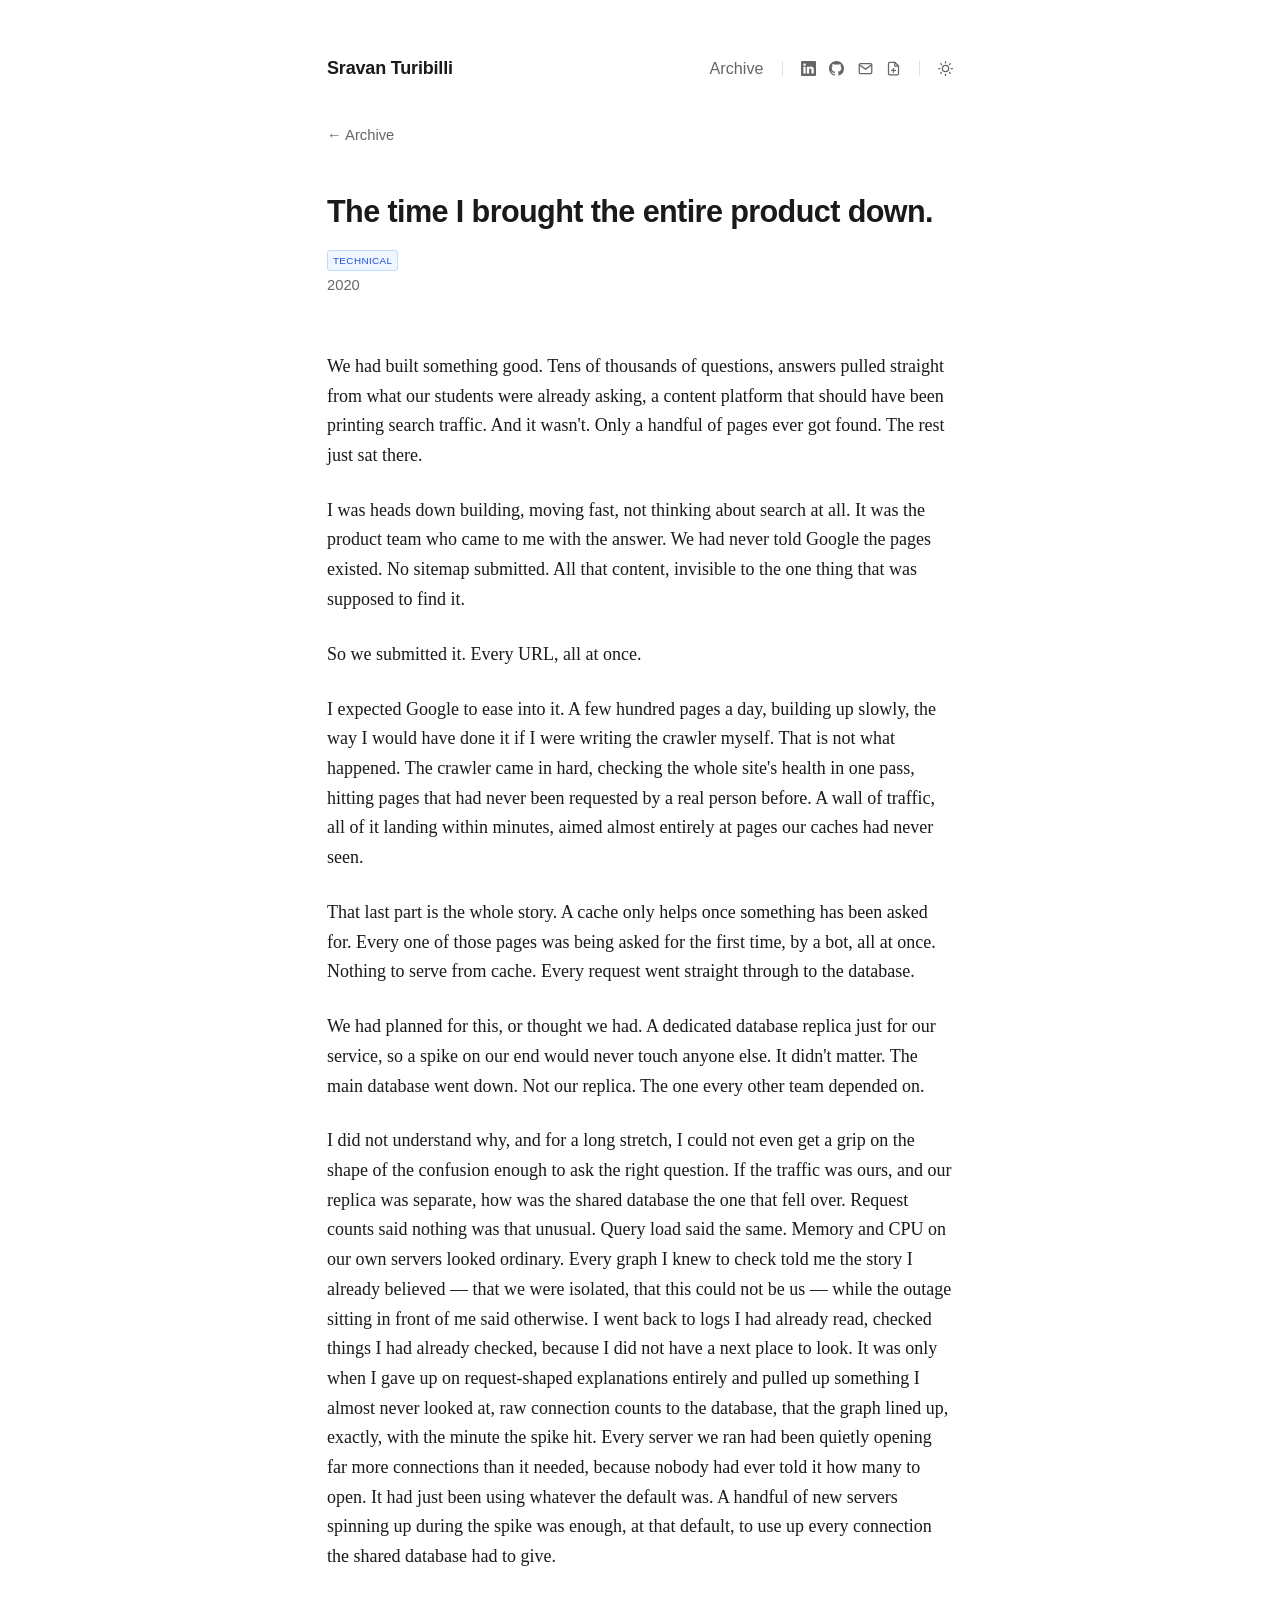
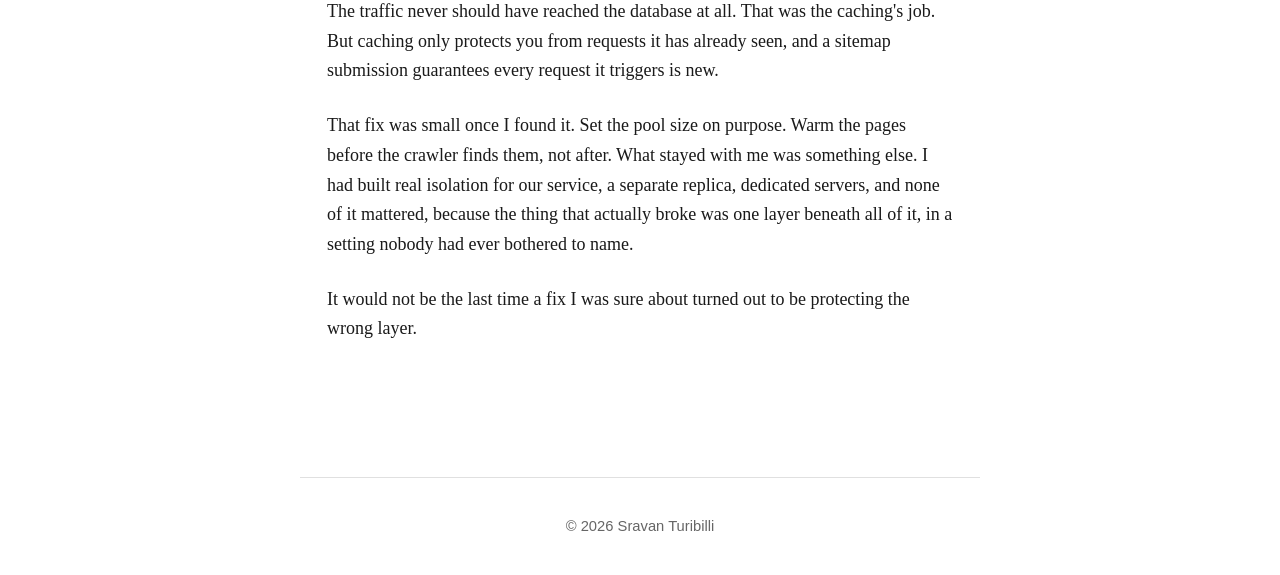
<file: posts/the-time-i-brought-the-entire-product-down.html>
<!DOCTYPE html>
<html lang="en">
<head>
  <meta charset="UTF-8">
  <meta name="viewport" content="width=device-width, initial-scale=1.0">
  <title>The time I brought the entire product down.</title>
  <meta name="description" content="A sitemap submission, a cache that had never seen the traffic, and a connection pool nobody had ever configured — and the whole thing fell over.">
  <link rel="stylesheet" href="/css/style.css">
  <script>document.documentElement.setAttribute('data-theme',localStorage.getItem('theme')||'light')</script>
  <link rel="canonical" href="https://sravanturbo.github.io/posts/the-time-i-brought-the-entire-product-down.html">
</head>
<body>

<script src="/js/header.js"></script>

<main>
  <a class="back" href="/archive.html">Archive</a>

  <div class="post-header">
    <h1>The time I brought the entire product down.</h1>
    <p class="post-hook" hidden>I had built real isolation for our service. It didn't matter. The thing that actually broke was one layer beneath all of it.</p>
    <div class="post-tags">
      <span class="post-tag" data-tag="technical">technical</span>
    </div>
    <div class="post-meta">
      <span>2020</span>
    </div>
  </div>

  <div class="prose">

    <p>
      We had built something good. Tens of thousands of questions, answers pulled straight from what our students were already asking, a content platform that should have been printing search traffic. And it wasn't. Only a handful of pages ever got found. The rest just sat there.
    </p>

    <p>
      I was heads down building, moving fast, not thinking about search at all. It was the product team who came to me with the answer. We had never told Google the pages existed. No sitemap submitted. All that content, invisible to the one thing that was supposed to find it.
    </p>

    <p>
      So we submitted it. Every URL, all at once.
    </p>

    <p>
      I expected Google to ease into it. A few hundred pages a day, building up slowly, the way I would have done it if I were writing the crawler myself. That is not what happened. The crawler came in hard, checking the whole site's health in one pass, hitting pages that had never been requested by a real person before. A wall of traffic, all of it landing within minutes, aimed almost entirely at pages our caches had never seen.
    </p>

    <p>
      That last part is the whole story. A cache only helps once something has been asked for. Every one of those pages was being asked for the first time, by a bot, all at once. Nothing to serve from cache. Every request went straight through to the database.
    </p>

    <p>
      We had planned for this, or thought we had. A dedicated database replica just for our service, so a spike on our end would never touch anyone else. It didn't matter. The main database went down. Not our replica. The one every other team depended on.
    </p>

    <p>
      I did not understand why, and for a long stretch, I could not even get a grip on the shape of the confusion enough to ask the right question. If the traffic was ours, and our replica was separate, how was the shared database the one that fell over. Request counts said nothing was that unusual. Query load said the same. Memory and CPU on our own servers looked ordinary. Every graph I knew to check told me the story I already believed — that we were isolated, that this could not be us — while the outage sitting in front of me said otherwise. I went back to logs I had already read, checked things I had already checked, because I did not have a next place to look. It was only when I gave up on request-shaped explanations entirely and pulled up something I almost never looked at, raw connection counts to the database, that the graph lined up, exactly, with the minute the spike hit. Every server we ran had been quietly opening far more connections than it needed, because nobody had ever told it how many to open. It had just been using whatever the default was. A handful of new servers spinning up during the spike was enough, at that default, to use up every connection the shared database had to give.
    </p>

    <p>
      The traffic never should have reached the database at all. That was the caching's job. But caching only protects you from requests it has already seen, and a sitemap submission guarantees every request it triggers is new.
    </p>

    <p>
      That fix was small once I found it. Set the pool size on purpose. Warm the pages before the crawler finds them, not after. What stayed with me was something else. I had built real isolation for our service, a separate replica, dedicated servers, and none of it mattered, because the thing that actually broke was one layer beneath all of it, in a setting nobody had ever bothered to name.
    </p>

    <p>
      It would not be the last time a fix I was sure about turned out to be protecting the wrong layer.
    </p>

  </div>
</main>

<script src="/js/footer.js"></script>

</body>
</html>
</file>
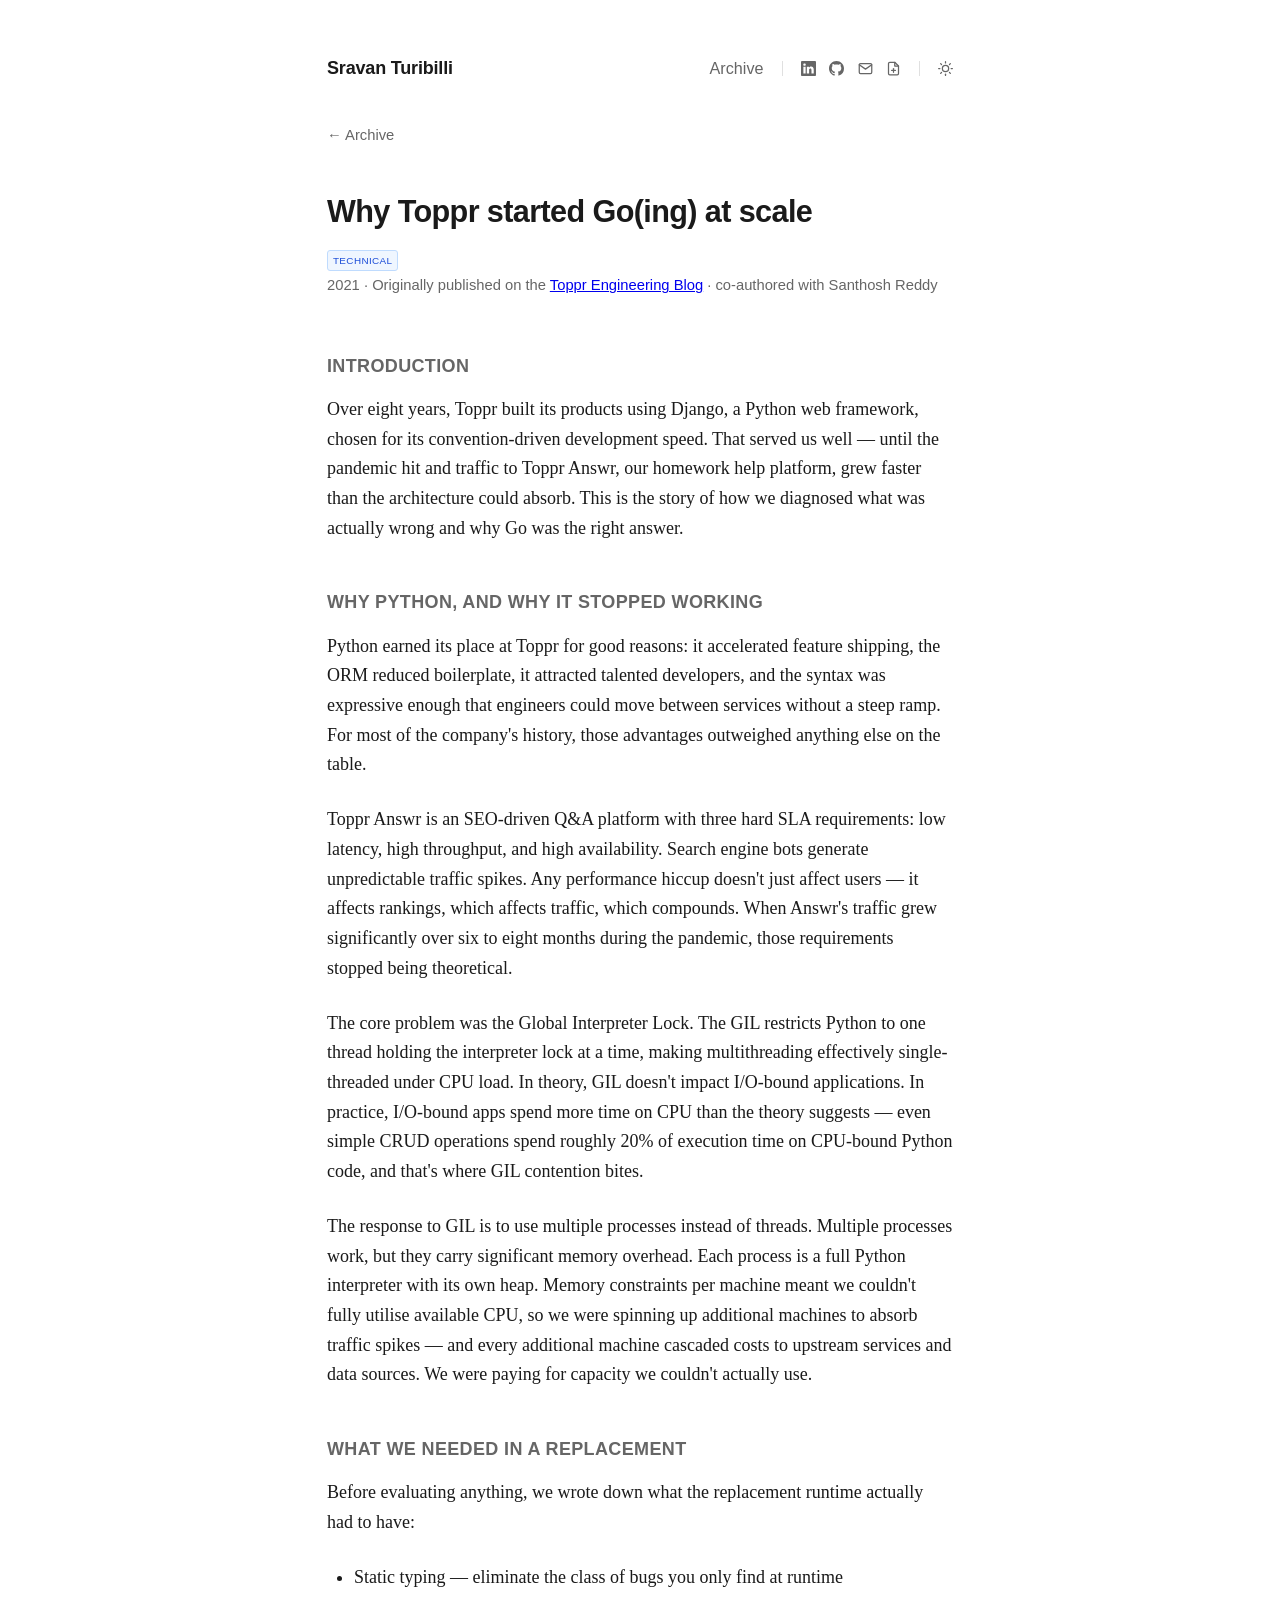
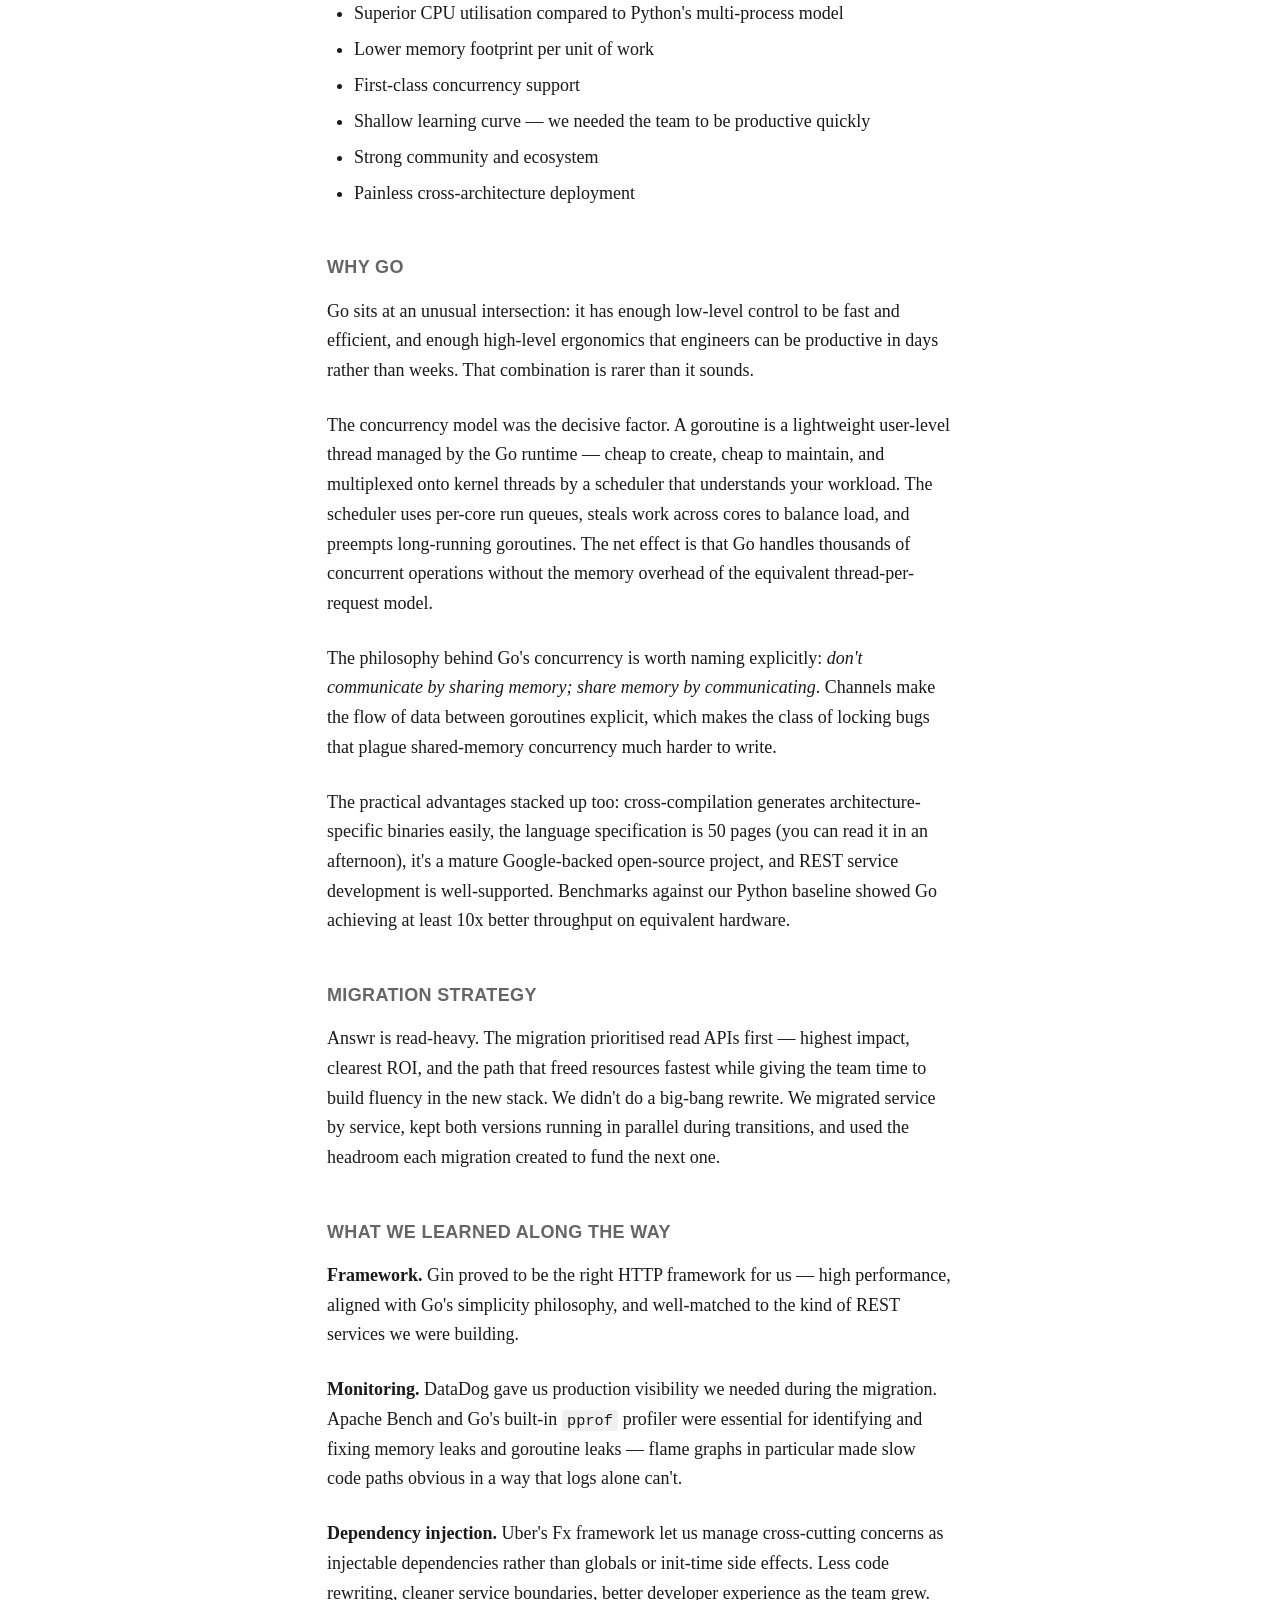
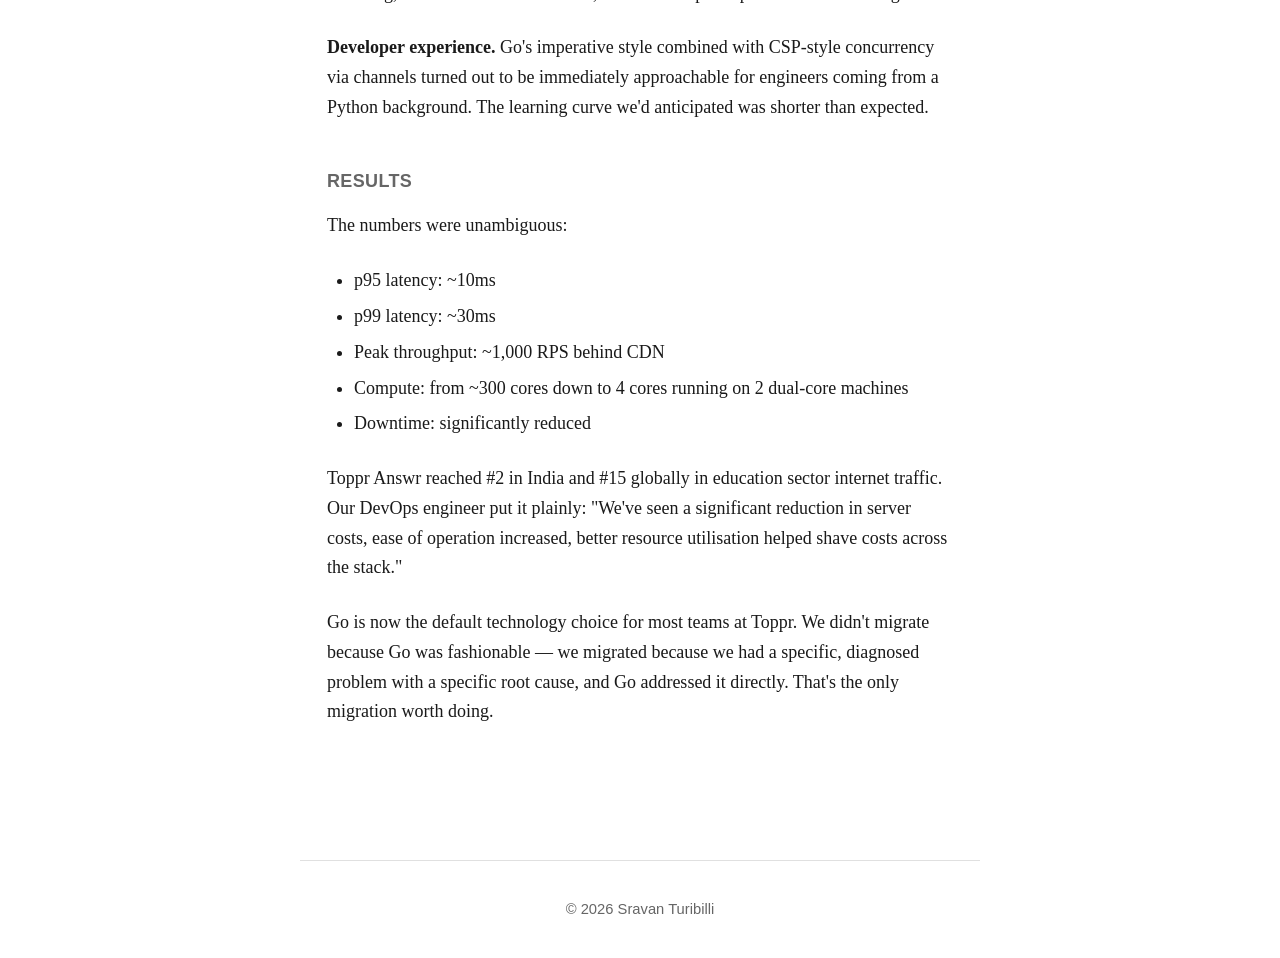
<file: posts/why-toppr-started-going-at-scale.html>
<!DOCTYPE html>
<html lang="en">
<head>
  <meta charset="UTF-8">
  <meta name="viewport" content="width=device-width, initial-scale=1.0">
  <title>Why Toppr started Go(ing) at scale — Sravan Turibilli</title>
  <meta name="description" content="How Toppr Answr migrated from Python to Go, cut compute from ~300 cores to 4, and hit p95 latency of 10ms.">
  <link rel="stylesheet" href="/css/style.css">
  <script>document.documentElement.setAttribute('data-theme',localStorage.getItem('theme')||'light')</script>
  <link rel="canonical" href="https://sravanturbo.github.io/posts/why-toppr-started-going-at-scale.html">
</head>
<body>

<script src="/js/header.js"></script>

<main>
  <a class="back" href="/archive.html">Archive</a>

  <div class="post-header">
    <h1>Why Toppr started Go(ing) at scale</h1>
    <p class="post-hook" hidden>We thought it was a traffic problem. It wasn't. The actual root cause took longer to name — and the fix was more drastic than anyone expected.</p>
    <div class="post-tags">
      <span class="post-tag" data-tag="technical">technical</span>
    </div>
    <div class="post-meta">
      <span>2021</span>
      <span>Originally published on the <a href="https://medium.com/toppr-blog/why-toppr-started-go-ing-at-scale-221de7074a02">Toppr Engineering Blog</a> · co-authored with Santhosh Reddy</span>
    </div>
  </div>

  <div class="prose">

    <h2>Introduction</h2>

    <p>
      Over eight years, Toppr built its products using Django, a Python web framework,
      chosen for its convention-driven development speed. That served us well — until
      the pandemic hit and traffic to Toppr Answr, our homework help platform, grew
      faster than the architecture could absorb. This is the story of how we diagnosed
      what was actually wrong and why Go was the right answer.
    </p>

    <h2>Why Python, and why it stopped working</h2>

    <p>
      Python earned its place at Toppr for good reasons: it accelerated feature
      shipping, the ORM reduced boilerplate, it attracted talented developers, and the
      syntax was expressive enough that engineers could move between services without
      a steep ramp. For most of the company's history, those advantages outweighed
      anything else on the table.
    </p>

    <p>
      Toppr Answr is an SEO-driven Q&amp;A platform with three hard SLA requirements:
      low latency, high throughput, and high availability. Search engine bots generate
      unpredictable traffic spikes. Any performance hiccup doesn't just affect users —
      it affects rankings, which affects traffic, which compounds. When Answr's traffic
      grew significantly over six to eight months during the pandemic, those
      requirements stopped being theoretical.
    </p>

    <p>
      The core problem was the Global Interpreter Lock. The GIL restricts Python to
      one thread holding the interpreter lock at a time, making multithreading
      effectively single-threaded under CPU load. In theory, GIL doesn't impact
      I/O-bound applications. In practice, I/O-bound apps spend more time on CPU
      than the theory suggests — even simple CRUD operations spend roughly 20% of
      execution time on CPU-bound Python code, and that's where GIL contention bites.
    </p>

    <p>
      The response to GIL is to use multiple processes instead of threads. Multiple
      processes work, but they carry significant memory overhead. Each process is a
      full Python interpreter with its own heap. Memory constraints per machine meant
      we couldn't fully utilise available CPU, so we were spinning up additional
      machines to absorb traffic spikes — and every additional machine cascaded costs
      to upstream services and data sources. We were paying for capacity we couldn't
      actually use.
    </p>

    <h2>What we needed in a replacement</h2>

    <p>
      Before evaluating anything, we wrote down what the replacement runtime actually
      had to have:
    </p>

    <ul>
      <li>Static typing — eliminate the class of bugs you only find at runtime</li>
      <li>Superior CPU utilisation compared to Python's multi-process model</li>
      <li>Lower memory footprint per unit of work</li>
      <li>First-class concurrency support</li>
      <li>Shallow learning curve — we needed the team to be productive quickly</li>
      <li>Strong community and ecosystem</li>
      <li>Painless cross-architecture deployment</li>
    </ul>

    <h2>Why Go</h2>

    <p>
      Go sits at an unusual intersection: it has enough low-level control to be fast
      and efficient, and enough high-level ergonomics that engineers can be productive
      in days rather than weeks. That combination is rarer than it sounds.
    </p>

    <p>
      The concurrency model was the decisive factor. A goroutine is a lightweight
      user-level thread managed by the Go runtime — cheap to create, cheap to
      maintain, and multiplexed onto kernel threads by a scheduler that understands
      your workload. The scheduler uses per-core run queues, steals work across
      cores to balance load, and preempts long-running goroutines. The net effect is
      that Go handles thousands of concurrent operations without the memory overhead
      of the equivalent thread-per-request model.
    </p>

    <p>
      The philosophy behind Go's concurrency is worth naming explicitly: <em>don't
      communicate by sharing memory; share memory by communicating</em>. Channels
      make the flow of data between goroutines explicit, which makes the class of
      locking bugs that plague shared-memory concurrency much harder to write.
    </p>

    <p>
      The practical advantages stacked up too: cross-compilation generates
      architecture-specific binaries easily, the language specification is 50 pages
      (you can read it in an afternoon), it's a mature Google-backed open-source
      project, and REST service development is well-supported. Benchmarks against our
      Python baseline showed Go achieving at least 10x better throughput on equivalent
      hardware.
    </p>

    <h2>Migration strategy</h2>

    <p>
      Answr is read-heavy. The migration prioritised read APIs first — highest impact,
      clearest ROI, and the path that freed resources fastest while giving the team
      time to build fluency in the new stack. We didn't do a big-bang rewrite. We
      migrated service by service, kept both versions running in parallel during
      transitions, and used the headroom each migration created to fund the next one.
    </p>

    <h2>What we learned along the way</h2>

    <p>
      <strong>Framework.</strong> Gin proved to be the right HTTP framework for us —
      high performance, aligned with Go's simplicity philosophy, and well-matched to
      the kind of REST services we were building.
    </p>

    <p>
      <strong>Monitoring.</strong> DataDog gave us production visibility we needed
      during the migration. Apache Bench and Go's built-in <code>pprof</code> profiler
      were essential for identifying and fixing memory leaks and goroutine leaks —
      flame graphs in particular made slow code paths obvious in a way that logs alone
      can't.
    </p>

    <p>
      <strong>Dependency injection.</strong> Uber's Fx framework let us manage
      cross-cutting concerns as injectable dependencies rather than globals or
      init-time side effects. Less code rewriting, cleaner service boundaries,
      better developer experience as the team grew.
    </p>

    <p>
      <strong>Developer experience.</strong> Go's imperative style combined with
      CSP-style concurrency via channels turned out to be immediately approachable
      for engineers coming from a Python background. The learning curve we'd
      anticipated was shorter than expected.
    </p>

    <h2>Results</h2>

    <p>
      The numbers were unambiguous:
    </p>

    <ul>
      <li>p95 latency: ~10ms</li>
      <li>p99 latency: ~30ms</li>
      <li>Peak throughput: ~1,000 RPS behind CDN</li>
      <li>Compute: from ~300 cores down to 4 cores running on 2 dual-core machines</li>
      <li>Downtime: significantly reduced</li>
    </ul>

    <p>
      Toppr Answr reached #2 in India and #15 globally in education sector internet
      traffic. Our DevOps engineer put it plainly: "We've seen a significant reduction
      in server costs, ease of operation increased, better resource utilisation helped
      shave costs across the stack."
    </p>

    <p>
      Go is now the default technology choice for most teams at Toppr. We didn't
      migrate because Go was fashionable — we migrated because we had a specific,
      diagnosed problem with a specific root cause, and Go addressed it directly.
      That's the only migration worth doing.
    </p>

  </div>
</main>

<script src="/js/footer.js"></script>

</body>
</html>
</file>
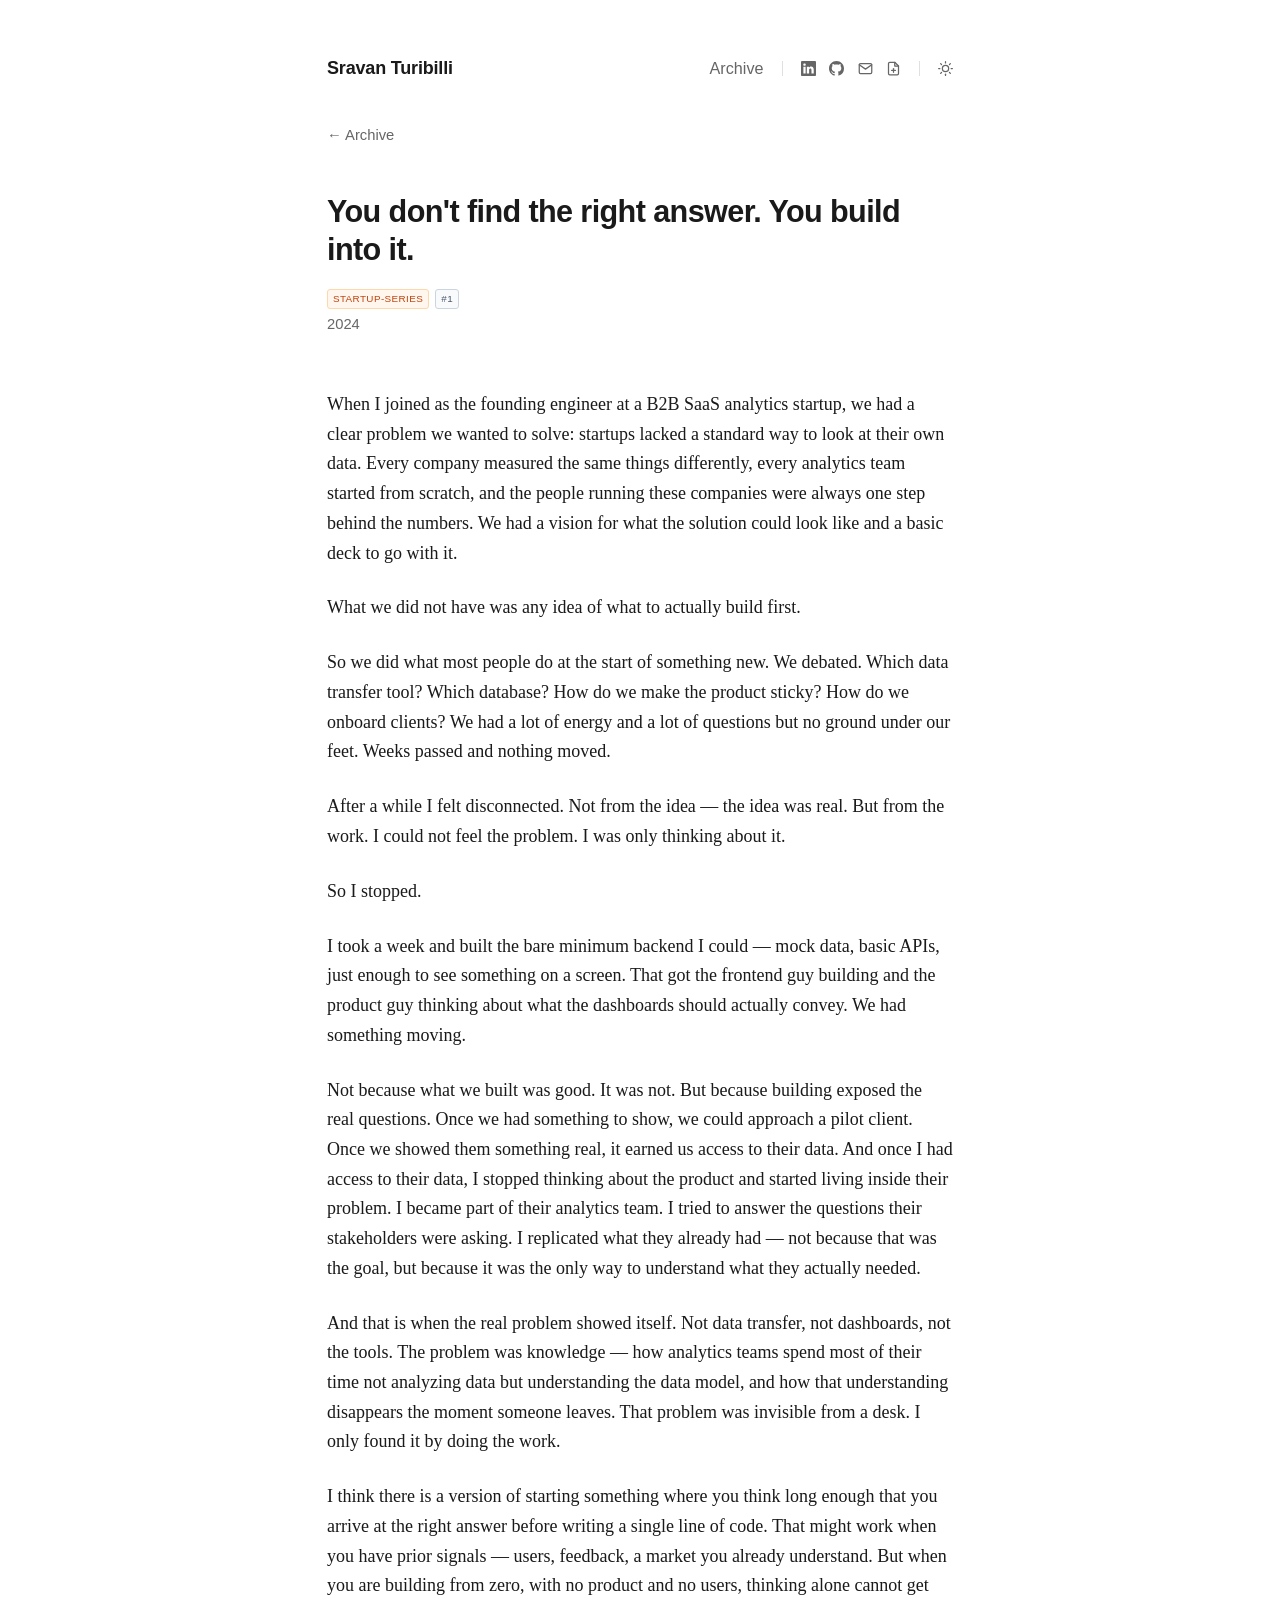
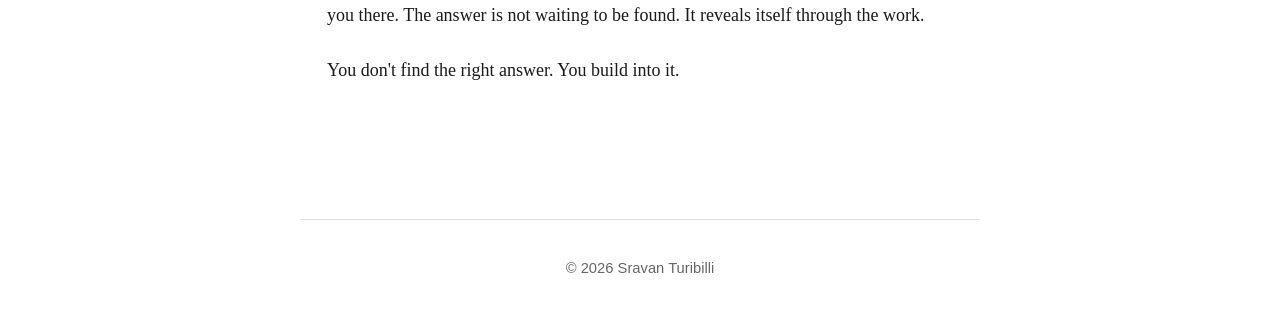
<file: posts/you-dont-find-the-right-answer.html>
<!DOCTYPE html>
<html lang="en">
<head>
  <meta charset="UTF-8">
  <meta name="viewport" content="width=device-width, initial-scale=1.0">
  <title>You don't find the right answer. You build into it.</title>
  <meta name="description" content="The problem with debating what to build is that the real problem only appears once you start building.">
  <link rel="stylesheet" href="/css/style.css">
  <script>document.documentElement.setAttribute('data-theme',localStorage.getItem('theme')||'light')</script>
  <link rel="canonical" href="https://sravanturbo.github.io/posts/you-dont-find-the-right-answer.html">
</head>
<body>

<script src="/js/header.js"></script>

<main>
  <a class="back" href="/archive.html">Archive</a>

  <div class="post-header">
    <h1>You don't find the right answer. You build into it.</h1>
    <p class="post-hook" hidden>We had a vision and no idea what to build first. Weeks passed. I tried something — not because it was the right answer, but because I'd run out of ways to think.</p>
    <div class="post-tags">
      <span class="post-tag" data-tag="startup-series">startup-series</span>
      <span class="post-tag" data-tag="number">#1</span>
    </div>
    <div class="post-meta">
      <span>2024</span>
    </div>
  </div>

  <div class="prose">

    <p>
      When I joined as the founding engineer at a B2B SaaS analytics startup, we had a clear problem we wanted to solve: startups lacked a standard way to look at their own data. Every company measured the same things differently, every analytics team started from scratch, and the people running these companies were always one step behind the numbers. We had a vision for what the solution could look like and a basic deck to go with it.
    </p>

    <p>
      What we did not have was any idea of what to actually build first.
    </p>

    <p>
      So we did what most people do at the start of something new. We debated. Which data transfer tool? Which database? How do we make the product sticky? How do we onboard clients? We had a lot of energy and a lot of questions but no ground under our feet. Weeks passed and nothing moved.
    </p>

    <p>
      After a while I felt disconnected. Not from the idea — the idea was real. But from the work. I could not feel the problem. I was only thinking about it.
    </p>

    <p>
      So I stopped.
    </p>

    <p>
      I took a week and built the bare minimum backend I could — mock data, basic APIs, just enough to see something on a screen. That got the frontend guy building and the product guy thinking about what the dashboards should actually convey. We had something moving.
    </p>

    <p>
      Not because what we built was good. It was not. But because building exposed the real questions. Once we had something to show, we could approach a pilot client. Once we showed them something real, it earned us access to their data. And once I had access to their data, I stopped thinking about the product and started living inside their problem. I became part of their analytics team. I tried to answer the questions their stakeholders were asking. I replicated what they already had — not because that was the goal, but because it was the only way to understand what they actually needed.
    </p>

    <p>
      And that is when the real problem showed itself. Not data transfer, not dashboards, not the tools. The problem was knowledge — how analytics teams spend most of their time not analyzing data but understanding the data model, and how that understanding disappears the moment someone leaves. That problem was invisible from a desk. I only found it by doing the work.
    </p>

    <p>
      I think there is a version of starting something where you think long enough that you arrive at the right answer before writing a single line of code. That might work when you have prior signals — users, feedback, a market you already understand. But when you are building from zero, with no product and no users, thinking alone cannot get you there. The answer is not waiting to be found. It reveals itself through the work.
    </p>

    <p>
      You don't find the right answer. You build into it.
    </p>

  </div>
</main>

<script src="/js/footer.js"></script>

</body>
</html>
</file>
<file: css/style.css>
*, *::before, *::after { box-sizing: border-box; }

:root {
  --text:    #1a1a1a;
  --muted:   #666;
  --border:  #e0e0e0;
  --bg:      #ffffff;
  --accent:  #1a1a1a;
  --code-bg: #f0f0f0;
  --max:     680px;
  --serif:   Georgia, "Times New Roman", serif;
  --sans:    -apple-system, BlinkMacSystemFont, "Segoe UI", Helvetica, Arial, sans-serif;
  --mono:    "SFMono-Regular", Consolas, "Liberation Mono", Menlo, monospace;
}

[data-theme="dark"] {
  --text:    #e8e8e8;
  --muted:   #888;
  --border:  #2e2e2e;
  --bg:      #111111;
  --accent:  #e8e8e8;
  --code-bg: #1e1e1e;
}

[data-theme="dark"] .post-tag[data-tag="startup-series"] { background: #3a1a08; color: #fb923c; border-color: #7c2d12; }
[data-theme="dark"] .post-tag[data-tag="technical"]      { background: #0f1f3d; color: #60a5fa; border-color: #1e3a5f; }
[data-theme="dark"] .post-tag[data-tag="leadership"]     { background: #1e0f3a; color: #c084fc; border-color: #3b1f6e; }
[data-theme="dark"] .post-tag[data-tag="number"]         { background: #1a1f26; color: #94a3b8; border-color: #2d3748; }

html { font-size: 18px; }

body {
  margin: 0;
  padding: 0;
  background: var(--bg);
  color: var(--text);
  font-family: var(--sans);
  line-height: 1.65;
}

/* Layout */

.site-header {
  max-width: var(--max);
  margin: 0 auto;
  padding: 3rem 1.5rem 2rem;
  display: flex;
  align-items: center;
  justify-content: space-between;
}

.site-name {
  font-size: 1rem;
  font-weight: 600;
  letter-spacing: -0.01em;
  text-decoration: none;
  color: var(--text);
}

nav {
  display: flex;
  align-items: center;
  gap: 1rem;
}

nav a {
  font-size: 0.9rem;
  color: var(--muted);
  text-decoration: none;
}

nav a:hover,
nav a.active { color: var(--text); }

.nav-social {
  display: flex;
  align-items: center;
  gap: 0.75rem;
  padding-left: 1rem;
  border-left: 1px solid var(--border);
}

.nav-social a {
  color: var(--muted);
  display: flex;
  align-items: center;
  font-size: 0;
}

.nav-social a:hover { color: var(--text); }

.nav-social svg {
  width: 15px;
  height: 15px;
  pointer-events: none;
}

.theme-toggle {
  background: none;
  border: none;
  border-left: 1px solid var(--border);
  padding: 0 0 0 1rem;
  cursor: pointer;
  color: var(--muted);
  display: flex;
  align-items: center;
  line-height: 0;
}

.theme-toggle:hover { color: var(--text); }

.theme-toggle svg {
  width: 15px;
  height: 15px;
}

.theme-toggle .icon-moon { display: none; }

[data-theme="dark"] .theme-toggle .icon-sun  { display: none; }
[data-theme="dark"] .theme-toggle .icon-moon { display: block; }

.copyright {
  font-size: 0.82rem;
  color: var(--muted);
}

main {
  max-width: var(--max);
  margin: 0 auto;
  padding: 0 1.5rem 6rem;
}

footer {
  max-width: var(--max);
  margin: 0 auto;
  padding: 2rem 1.5rem;
  border-top: 1px solid var(--border);
  font-size: 0.82rem;
  color: var(--muted);
  text-align: center;
}

footer a {
  color: var(--muted);
  text-decoration: none;
}

footer a:hover {
  color: var(--text);
}

/* Index page */

.index-title {
  font-size: 0.82rem;
  font-weight: 600;
  letter-spacing: 0.08em;
  text-transform: uppercase;
  color: var(--muted);
  margin: 0 0 2.5rem;
}

.post-list { list-style: none; margin: 0; padding: 0; }

.post-list li {
  display: grid;
  grid-template-columns: 6.5rem 1fr;
  gap: 0 1.5rem;
  padding: 0.75rem 0;
  border-bottom: 1px solid var(--border);
  align-items: baseline;
}

.post-list li:first-child { border-top: 1px solid var(--border); }

.post-date {
  font-size: 0.82rem;
  color: var(--muted);
  font-variant-numeric: tabular-nums;
  white-space: nowrap;
}

.post-link {
  font-size: 1rem;
  color: var(--text);
  text-decoration: none;
}

.post-link:hover { text-decoration: underline; }

.post-tag {
  display: inline-block;
  font-size: 0.55rem;
  font-weight: 500;
  letter-spacing: 0.04em;
  text-transform: uppercase;
  padding: 0.15em 0.5em;
  border-radius: 3px;
  border: 1px solid transparent;
  white-space: nowrap;
  line-height: 1.6;
}

.post-tags {
  display: inline-flex;
  align-items: center;
  flex-wrap: wrap;
  gap: 0.35rem;
  margin: 0;
}

.post-tag[data-tag="startup-series"] { background: #fff7ed; color: #c2410c; border-color: #fed7aa; }
.post-tag[data-tag="technical"]      { background: #eff6ff; color: #1d4ed8; border-color: #bfdbfe; }
.post-tag[data-tag="leadership"]     { background: #faf5ff; color: #7e22ce; border-color: #e9d5ff; }
.post-tag[data-tag="number"]         { background: #f8fafc; color: #475569; border-color: #cbd5e1; }

/* Post page */

.post-header { margin-bottom: 3rem; }

.post-header h1 {
  font-size: 1.7rem;
  font-weight: 700;
  line-height: 1.25;
  letter-spacing: -0.02em;
  margin: 0 0 0.75rem;
}

.post-meta {
  font-size: 0.82rem;
  color: var(--muted);
}

.post-meta span + span::before { content: " · "; }

/* Prose */

.prose { font-family: var(--serif); font-size: 1rem; }

.prose p { margin: 0 0 1.4em; }

.prose h2 {
  font-family: var(--sans);
  font-size: 1rem;
  font-weight: 700;
  letter-spacing: 0.02em;
  text-transform: uppercase;
  color: var(--muted);
  margin: 2.5em 0 0.75em;
}

.prose h3 {
  font-family: var(--sans);
  font-size: 1rem;
  font-weight: 600;
  margin: 2em 0 0.5em;
}

.prose blockquote {
  margin: 1.5em 0;
  padding: 0 0 0 1.25rem;
  border-left: 3px solid var(--border);
  color: var(--muted);
  font-style: italic;
}

code {
  font-family: var(--mono);
  font-size: 0.85em;
  background: var(--code-bg);
  padding: 0.1em 0.35em;
  border-radius: 3px;
}

.prose pre {
  background: var(--code-bg);
  padding: 1.25rem;
  border-radius: 4px;
  overflow-x: auto;
  line-height: 1.5;
  margin: 1.5em 0;
}

.prose pre code {
  background: none;
  padding: 0;
  font-size: 0.83rem;
}

.prose ul, .prose ol {
  padding-left: 1.5em;
  margin: 0 0 1.4em;
}

.prose li { margin-bottom: 0.35em; }

.prose a { color: var(--text); }
.prose a:hover { color: var(--muted); }

.prose hr {
  border: none;
  border-top: 1px solid var(--border);
  margin: 2.5em 0;
}

/* Back link */

.back {
  display: inline-block;
  font-size: 0.82rem;
  color: var(--muted);
  text-decoration: none;
  margin-bottom: 2.5rem;
}

.back:hover { color: var(--text); }
.back::before { content: "← "; }

/* Responsive */

@media (max-width: 520px) {
  html { font-size: 16px; }
  .site-header { padding: 2rem 1rem 1.5rem; flex-wrap: wrap; gap: 0.75rem; }
  main { padding: 0 1rem 4rem; }
  .post-list li { grid-template-columns: 1fr; gap: 0.1rem; }
  .post-date { font-size: 0.78rem; }
}

/* ─── Archive page ──────────────────────────────────────────────── */

.archive-year-group {
  margin-bottom: 2.75rem;
}

.archive-year {
  font-family: var(--sans);
  font-size: 1.6rem;
  font-weight: 700;
  letter-spacing: -0.02em;
  color: var(--text);
  margin: 0;
  padding-bottom: 0.5rem;
  border-bottom: 1px solid var(--border);
  display: flex;
  align-items: center;
  gap: 0.5rem;
}

.archive-year-icon {
  width: 16px;
  height: 16px;
  color: var(--muted);
  flex-shrink: 0;
}

.archive-list {
  list-style: none;
  padding: 0;
  margin: 0;
}

.archive-list li {
  padding: 0.55rem 0;
  border-bottom: 1px solid var(--border);
}

.archive-item-title-row {
  display: flex;
  align-items: center;
  flex-wrap: wrap;
  gap: 0.5rem;
  min-width: 0;
}

.archive-item-title-row .post-tags {
  margin: 0;
}

.archive-item-title-row .post-tag {
  font-size: 0.48rem;
}

.archive-icon {
  width: 13px;
  height: 13px;
  color: var(--muted);
  flex-shrink: 0;
}

.archive-list a {
  font-size: 0.9rem;
  color: var(--text);
  text-decoration: none;
}

.archive-list a:hover {
  color: var(--muted);
}

.archive-item-coming {
  opacity: 0.45;
}

.archive-item-coming .archive-item-title-row > span:first-of-type {
  font-size: 0.9rem;
}

.coming-tag {
  font-size: 0.68rem;
  color: var(--muted);
  letter-spacing: 0.05em;
  text-transform: uppercase;
  border: 1px solid var(--border);
  padding: 0.1em 0.4em;
  border-radius: 3px;
  flex-shrink: 0;
  margin-left: 0.25rem;
}

/* ─── Homepage ─────────────────────────────────────────────────── */

.home-intro {
  margin-bottom: 3.5rem;
  padding-bottom: 2.5rem;
  border-bottom: 1px solid var(--border);
}

.profile {
  margin-bottom: 2rem;
  display: flex;
  justify-content: center;
}

.profile-photo {
  display: block;
  width: 160px;
  height: 160px;
  border-radius: 50%;
  object-fit: cover;
  object-position: left center;
}


/* ─── Post list with hook lines ─────────────────────────────────── */

.post-item {
  display: flex;
  flex-direction: column;
  gap: 0.25rem;
}

.post-title-row {
  display: flex;
  align-items: center;
  flex-wrap: wrap;
  gap: 0.5rem;
}

.post-title-row .post-tags {
  margin: 0;
}

.post-title-row .post-tag {
  font-size: 0.48rem;
}

.post-hook {
  font-size: 0.85rem;
  color: var(--muted);
  margin: 0;
  line-height: 1.5;
  font-family: var(--sans);
}

/* ─── Override post-list grid for hook layout ───────────────────── */

.post-list li {
  align-items: start;
  padding: 1rem 0;
}
</file>
